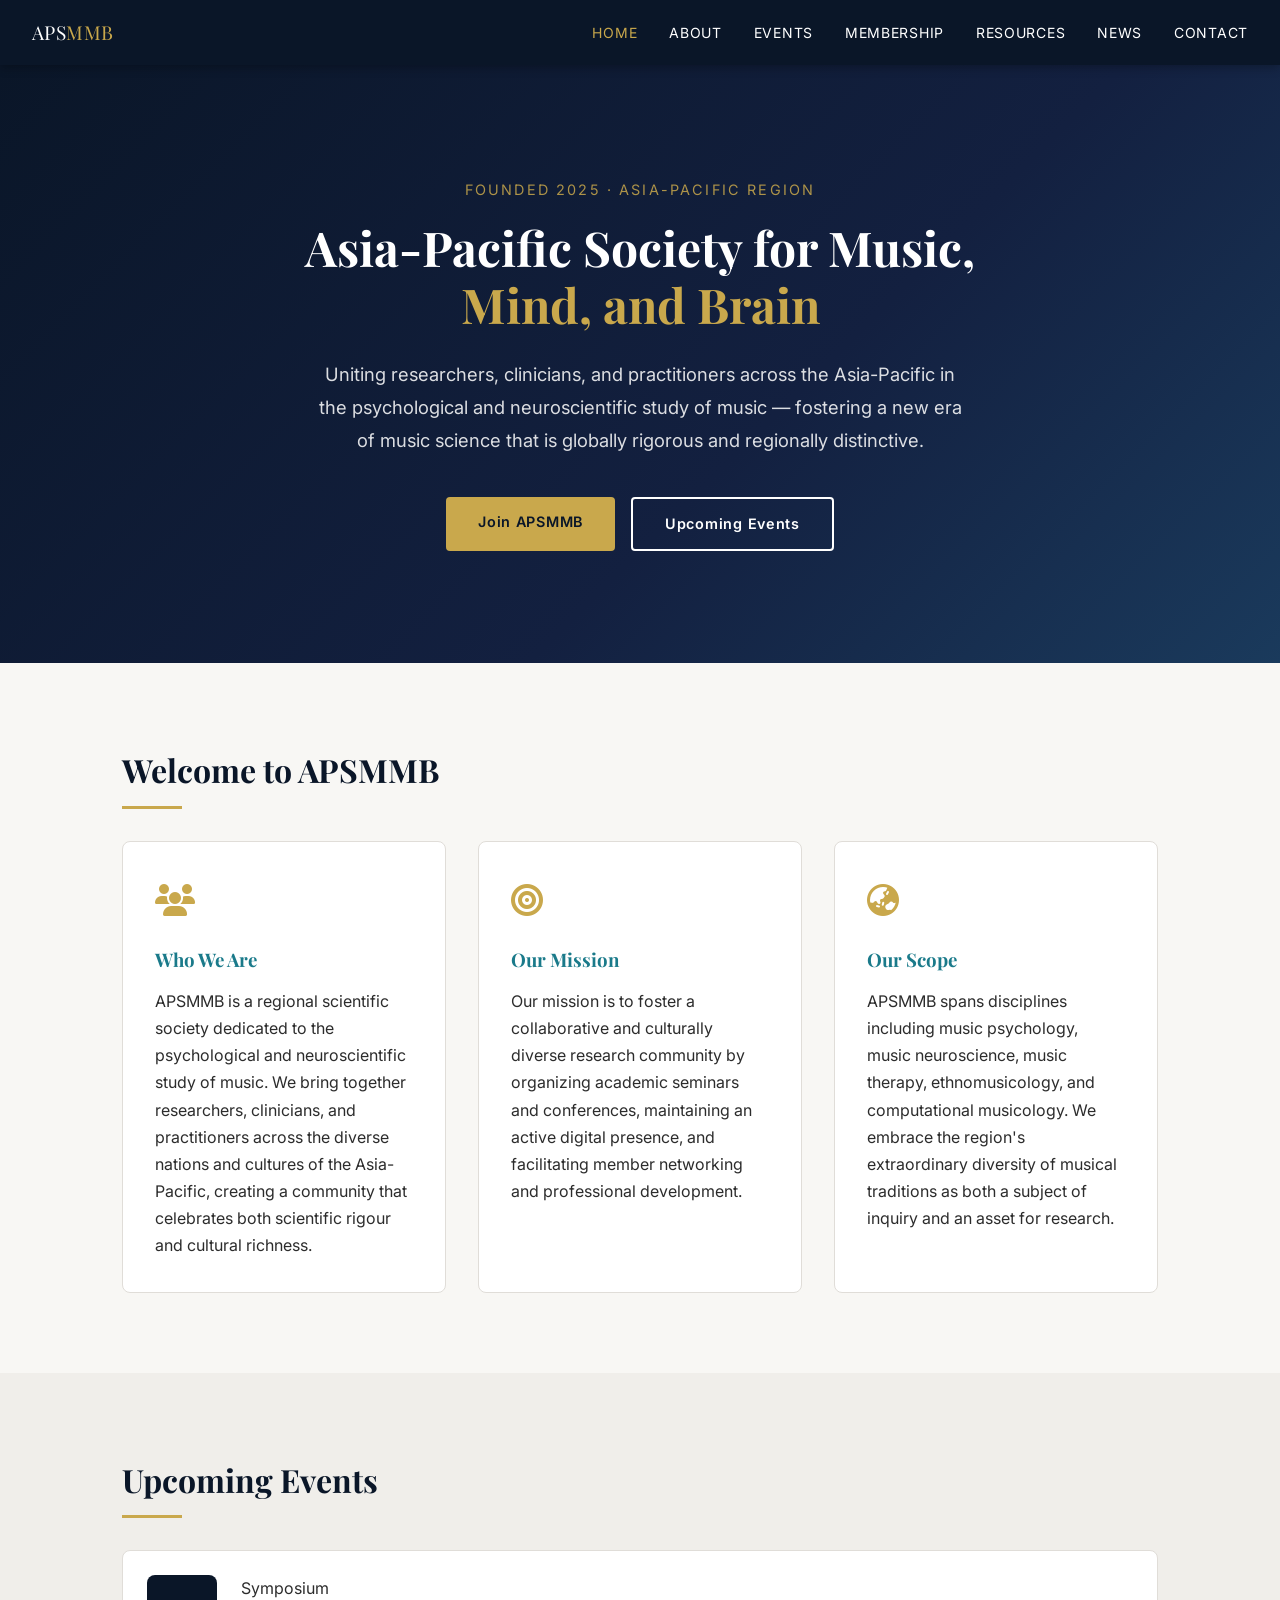
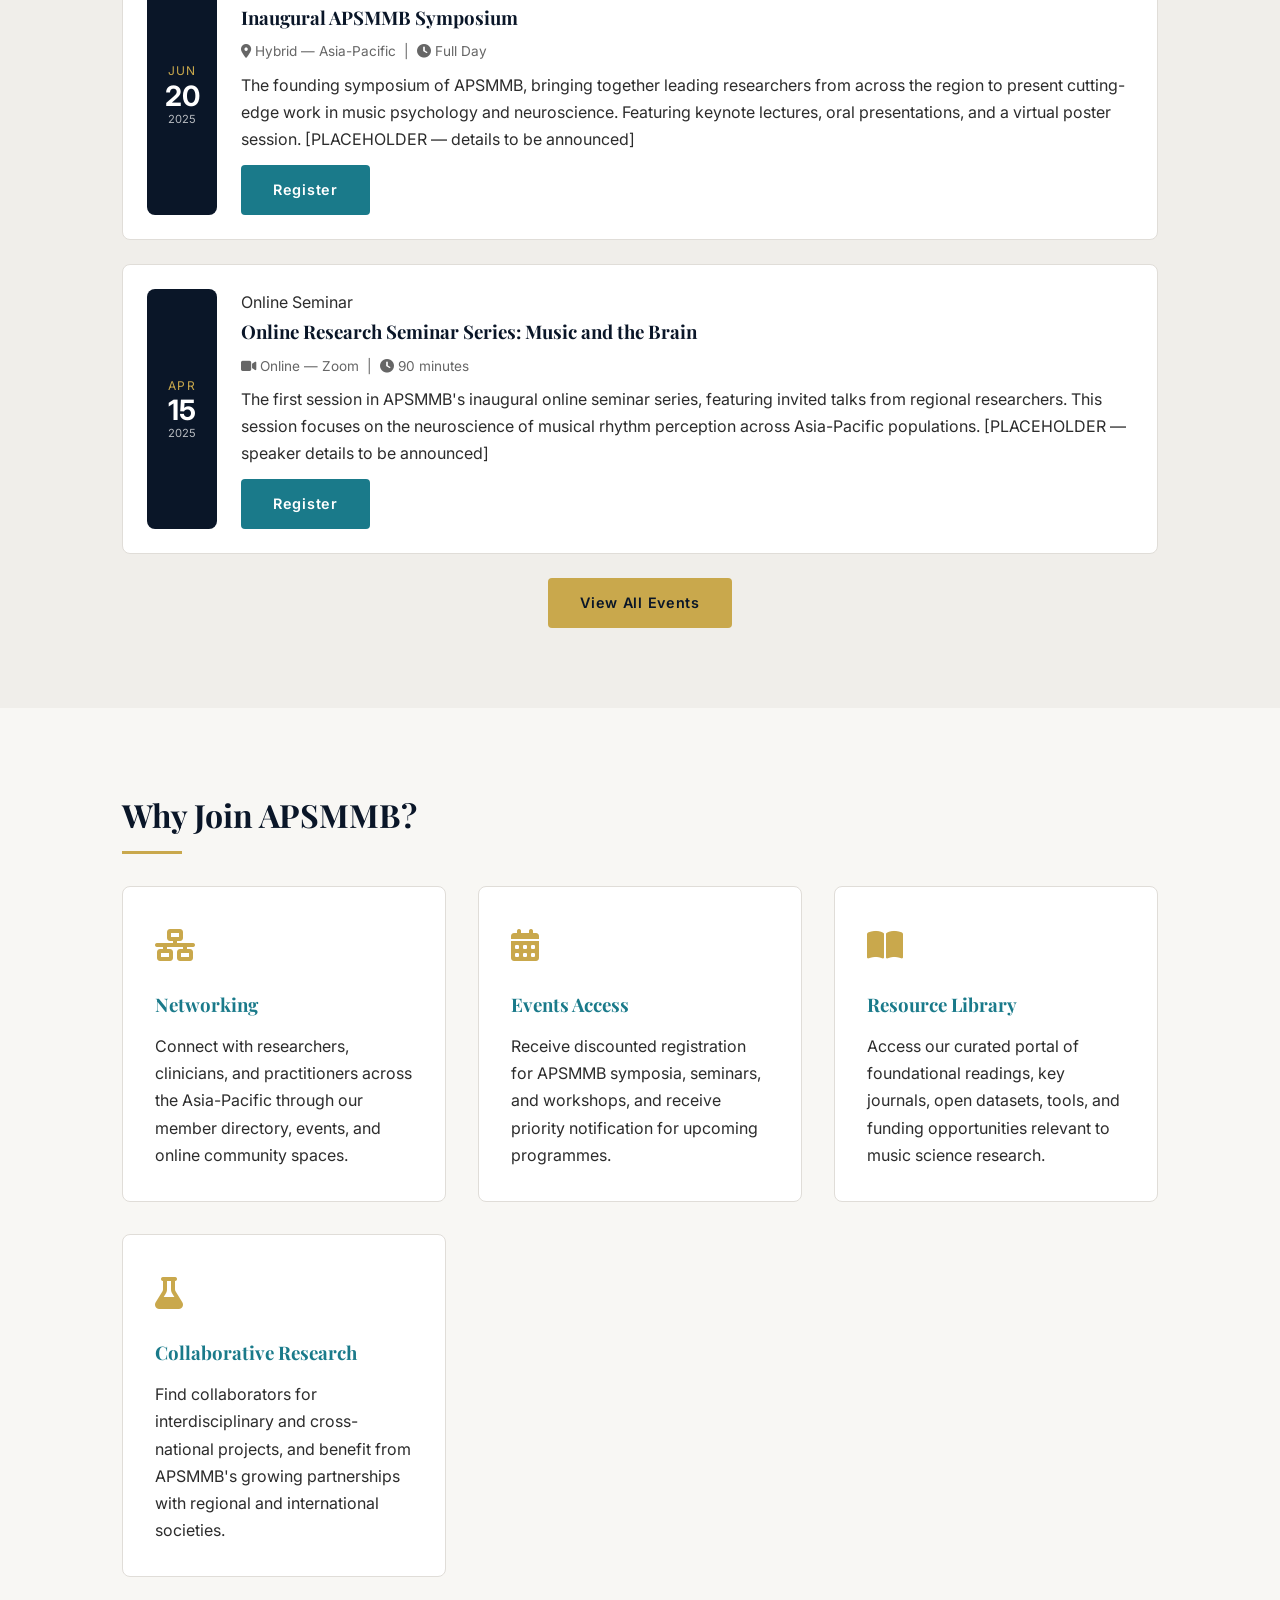
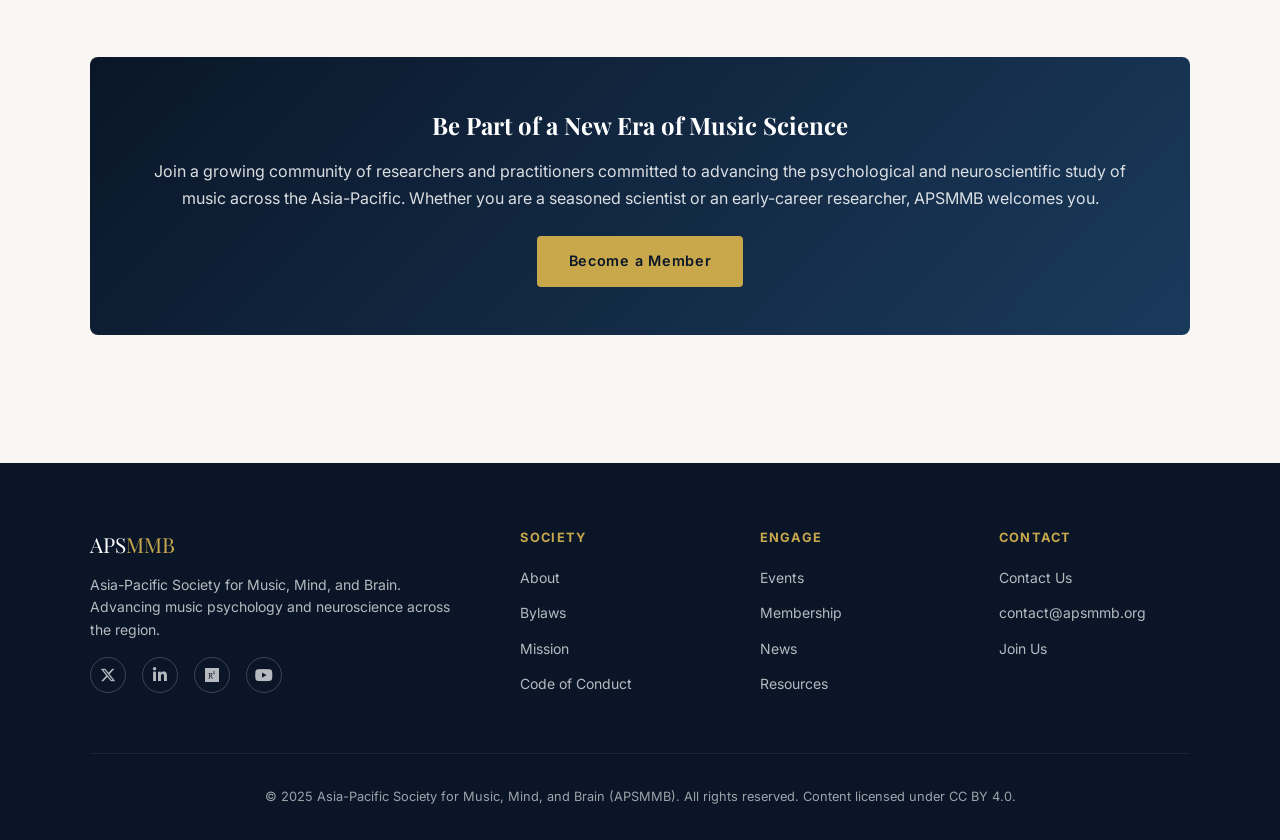
<file: index.html>
<!DOCTYPE html>
<html lang="en">
<head>
  <meta charset="UTF-8">
  <meta name="viewport" content="width=device-width, initial-scale=1.0">
  <meta name="description" content="The Asia-Pacific Society for Music, Mind, and Brain — advancing music psychology and neuroscience research across the Asia-Pacific region.">
  <title>Home | APSMMB</title>
  <link rel="icon" href="images/favicon.ico">
  <link rel="stylesheet" href="css/style.css">
  <link rel="stylesheet" href="https://cdnjs.cloudflare.com/ajax/libs/font-awesome/6.4.0/css/all.min.css">
</head>
<body>

<nav>
  <div class="logo">APS<span>MMB</span></div>
  <ul>
    <li><a href="index.html">Home</a></li>
    <li><a href="about.html">About</a></li>
    <li><a href="events.html">Events</a></li>
    <li><a href="membership.html">Membership</a></li>
    <li><a href="resources.html">Resources</a></li>
    <li><a href="news.html">News</a></li>
    <li><a href="contact.html">Contact</a></li>
  </ul>
  <button class="hamburger" aria-label="Menu">&#9776;</button>
</nav>

<main>

  <!-- Hero -->
  <section class="hero">
    <p class="subtitle">Founded 2025 &middot; Asia-Pacific Region</p>
    <h1>Asia-Pacific Society for Music, <span>Mind, and Brain</span></h1>
    <p>Uniting researchers, clinicians, and practitioners across the Asia-Pacific in the psychological and neuroscientific study of music — fostering a new era of music science that is globally rigorous and regionally distinctive.</p>
    <div class="hero-buttons">
      <a href="membership.html" class="btn btn-primary">Join APSMMB</a>
      <a href="events.html" class="btn btn-outline">Upcoming Events</a>
    </div>
  </section>

  <!-- About Strip -->
  <section class="section">
    <h2 class="section-title">Welcome to APSMMB</h2>
    <div class="section-title-line"></div>
    <div class="card-grid">
      <article class="card">
        <div class="card-icon"><i class="fas fa-users"></i></div>
        <h3>Who We Are</h3>
        <p>APSMMB is a regional scientific society dedicated to the psychological and neuroscientific study of music. We bring together researchers, clinicians, and practitioners across the diverse nations and cultures of the Asia-Pacific, creating a community that celebrates both scientific rigour and cultural richness.</p>
      </article>
      <article class="card">
        <div class="card-icon"><i class="fas fa-bullseye"></i></div>
        <h3>Our Mission</h3>
        <p>Our mission is to foster a collaborative and culturally diverse research community by organizing academic seminars and conferences, maintaining an active digital presence, and facilitating member networking and professional development.</p>
      </article>
      <article class="card">
        <div class="card-icon"><i class="fas fa-globe-asia"></i></div>
        <h3>Our Scope</h3>
        <p>APSMMB spans disciplines including music psychology, music neuroscience, music therapy, ethnomusicology, and computational musicology. We embrace the region's extraordinary diversity of musical traditions as both a subject of inquiry and an asset for research.</p>
      </article>
    </div>
  </section>

  <!-- Upcoming Events -->
  <div class="section-alt">
    <section class="section">
      <h2 class="section-title">Upcoming Events</h2>
      <div class="section-title-line"></div>

      <div class="event-card" data-type="symposia">
        <div class="event-date-badge">
          <span class="month">Jun</span>
          <span class="day">20</span>
          <span style="font-size:0.7rem; opacity:0.7;">2025</span>
        </div>
        <div class="event-info">
          <span class="card-tag">Symposium</span>
          <h3>Inaugural APSMMB Symposium</h3>
          <p class="event-meta"><i class="fas fa-map-marker-alt"></i> Hybrid &mdash; Asia-Pacific &nbsp;|&nbsp; <i class="fas fa-clock"></i> Full Day</p>
          <p>The founding symposium of APSMMB, bringing together leading researchers from across the region to present cutting-edge work in music psychology and neuroscience. Featuring keynote lectures, oral presentations, and a virtual poster session. [PLACEHOLDER — details to be announced]</p>
          <a href="events.html" class="btn btn-teal" style="margin-top:0.75rem; display:inline-block;">Register</a>
        </div>
      </div>

      <div class="event-card" data-type="seminars">
        <div class="event-date-badge">
          <span class="month">Apr</span>
          <span class="day">15</span>
          <span style="font-size:0.7rem; opacity:0.7;">2025</span>
        </div>
        <div class="event-info">
          <span class="card-tag">Online Seminar</span>
          <h3>Online Research Seminar Series: Music and the Brain</h3>
          <p class="event-meta"><i class="fas fa-video"></i> Online &mdash; Zoom &nbsp;|&nbsp; <i class="fas fa-clock"></i> 90 minutes</p>
          <p>The first session in APSMMB's inaugural online seminar series, featuring invited talks from regional researchers. This session focuses on the neuroscience of musical rhythm perception across Asia-Pacific populations. [PLACEHOLDER — speaker details to be announced]</p>
          <a href="events.html" class="btn btn-teal" style="margin-top:0.75rem; display:inline-block;">Register</a>
        </div>
      </div>

      <div style="text-align:center; margin-top:1rem;">
        <a href="events.html" class="btn btn-primary">View All Events</a>
      </div>
    </section>
  </div>

  <!-- Why Join? -->
  <section class="section">
    <h2 class="section-title">Why Join APSMMB?</h2>
    <div class="section-title-line"></div>
    <div class="card-grid">
      <article class="card">
        <div class="card-icon"><i class="fas fa-network-wired"></i></div>
        <h3>Networking</h3>
        <p>Connect with researchers, clinicians, and practitioners across the Asia-Pacific through our member directory, events, and online community spaces.</p>
      </article>
      <article class="card">
        <div class="card-icon"><i class="fas fa-calendar-alt"></i></div>
        <h3>Events Access</h3>
        <p>Receive discounted registration for APSMMB symposia, seminars, and workshops, and receive priority notification for upcoming programmes.</p>
      </article>
      <article class="card">
        <div class="card-icon"><i class="fas fa-book-open"></i></div>
        <h3>Resource Library</h3>
        <p>Access our curated portal of foundational readings, key journals, open datasets, tools, and funding opportunities relevant to music science research.</p>
      </article>
      <article class="card">
        <div class="card-icon"><i class="fas fa-flask"></i></div>
        <h3>Collaborative Research</h3>
        <p>Find collaborators for interdisciplinary and cross-national projects, and benefit from APSMMB's growing partnerships with regional and international societies.</p>
      </article>
    </div>
  </section>

  <!-- CTA -->
  <div style="padding: 0 2rem 4rem;">
    <div class="cta-box" style="max-width:1100px; margin: 0 auto;">
      <h2>Be Part of a New Era of Music Science</h2>
      <p>Join a growing community of researchers and practitioners committed to advancing the psychological and neuroscientific study of music across the Asia-Pacific. Whether you are a seasoned scientist or an early-career researcher, APSMMB welcomes you.</p>
      <a href="membership.html" class="btn btn-primary">Become a Member</a>
    </div>
  </div>

</main>

<footer>
  <div class="footer-grid">
    <div class="footer-brand">
      <div class="logo" style="font-family:'Playfair Display',serif; font-size:1.3rem; color:white;">APS<span style="color:var(--gold)">MMB</span></div>
      <p>Asia-Pacific Society for Music, Mind, and Brain. Advancing music psychology and neuroscience across the region.</p>
      <div class="social-links">
        <a href="#" aria-label="Twitter/X"><i class="fab fa-x-twitter"></i></a>
        <a href="#" aria-label="LinkedIn"><i class="fab fa-linkedin-in"></i></a>
        <a href="#" aria-label="ResearchGate"><i class="fab fa-researchgate"></i></a>
        <a href="#" aria-label="YouTube"><i class="fab fa-youtube"></i></a>
      </div>
    </div>
    <div class="footer-col">
      <h4>Society</h4>
      <ul>
        <li><a href="about.html">About</a></li>
        <li><a href="docs/bylaws.md">Bylaws</a></li>
        <li><a href="docs/mission-statement.md">Mission</a></li>
        <li><a href="CODE_OF_CONDUCT.md">Code of Conduct</a></li>
      </ul>
    </div>
    <div class="footer-col">
      <h4>Engage</h4>
      <ul>
        <li><a href="events.html">Events</a></li>
        <li><a href="membership.html">Membership</a></li>
        <li><a href="news.html">News</a></li>
        <li><a href="resources.html">Resources</a></li>
      </ul>
    </div>
    <div class="footer-col">
      <h4>Contact</h4>
      <ul>
        <li><a href="contact.html">Contact Us</a></li>
        <li><a href="mailto:contact@apsmmb.org">contact@apsmmb.org</a></li>
        <li><a href="membership.html">Join Us</a></li>
      </ul>
    </div>
  </div>
  <div class="footer-bottom">
    <p>&copy; 2025 Asia-Pacific Society for Music, Mind, and Brain (APSMMB). All rights reserved. Content licensed under CC BY 4.0.</p>
  </div>
</footer>
<script src="js/main.js"></script>
</body>
</html>
</file>
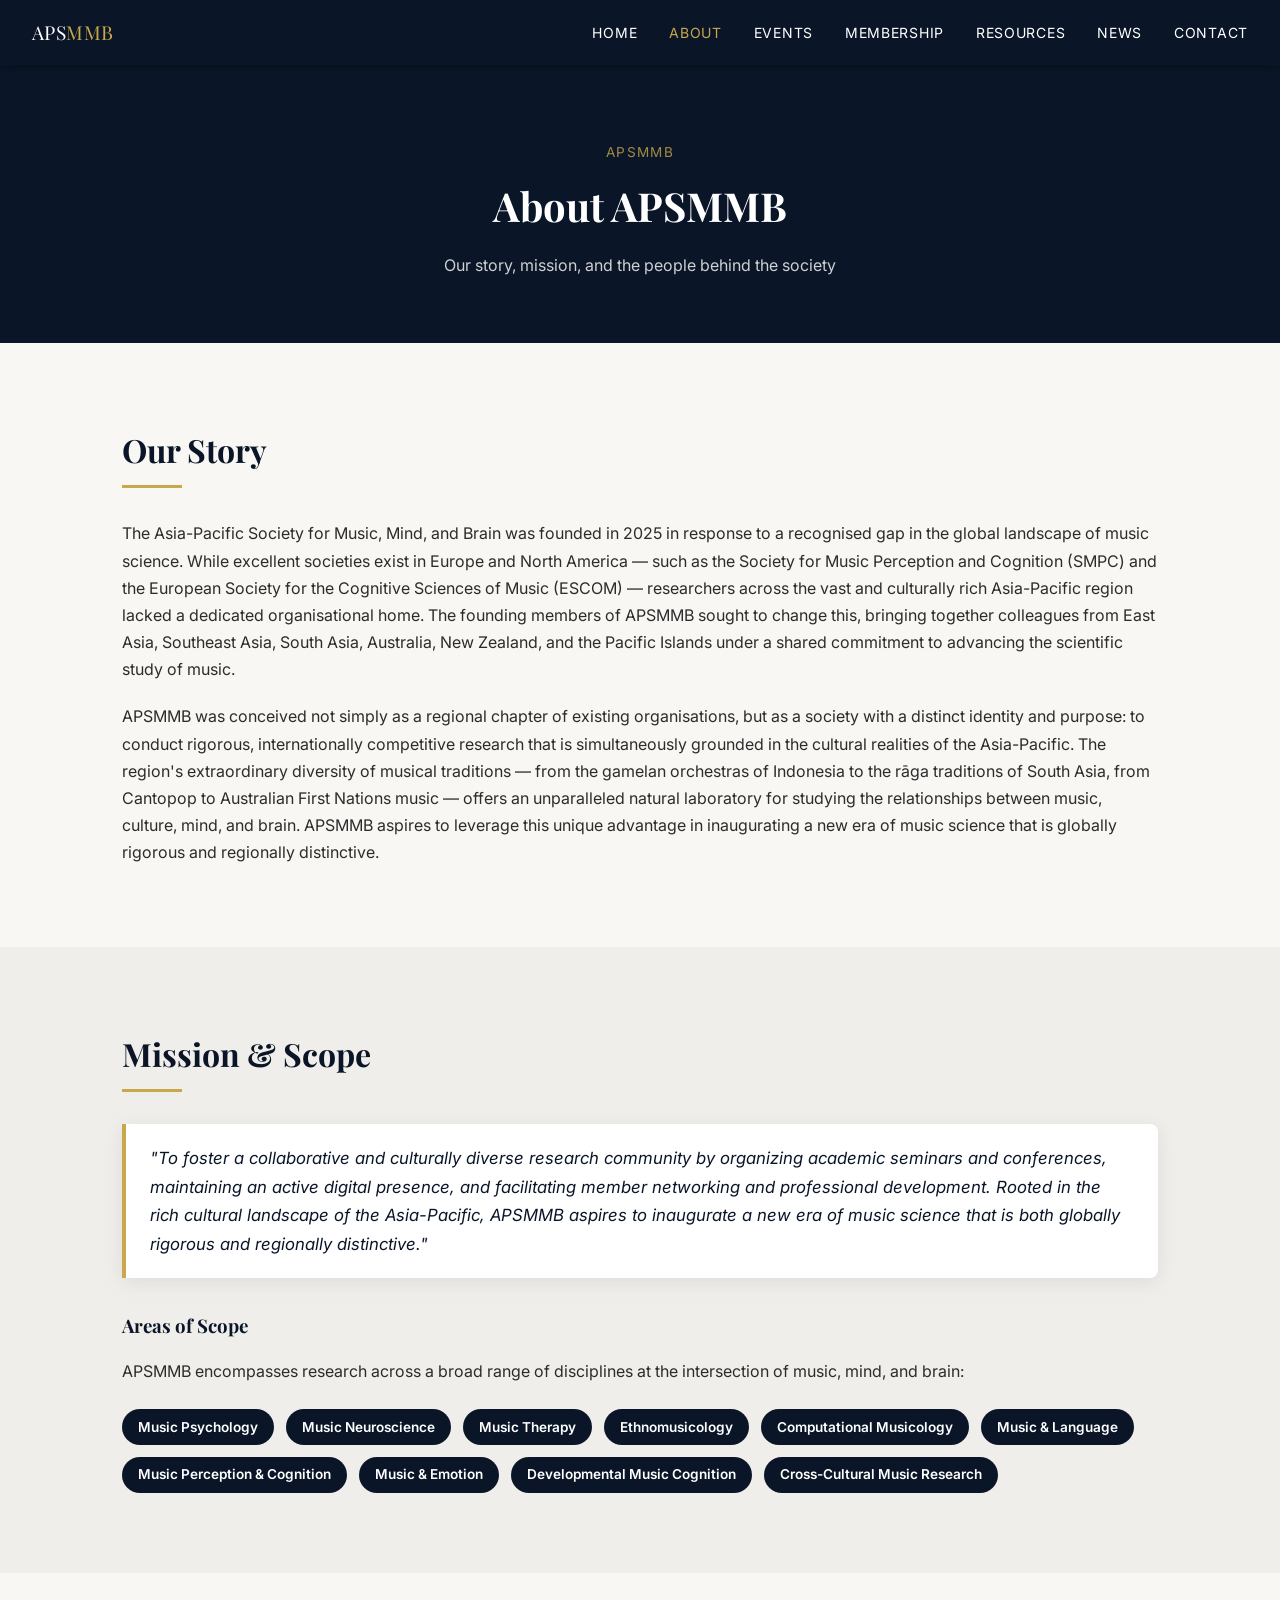
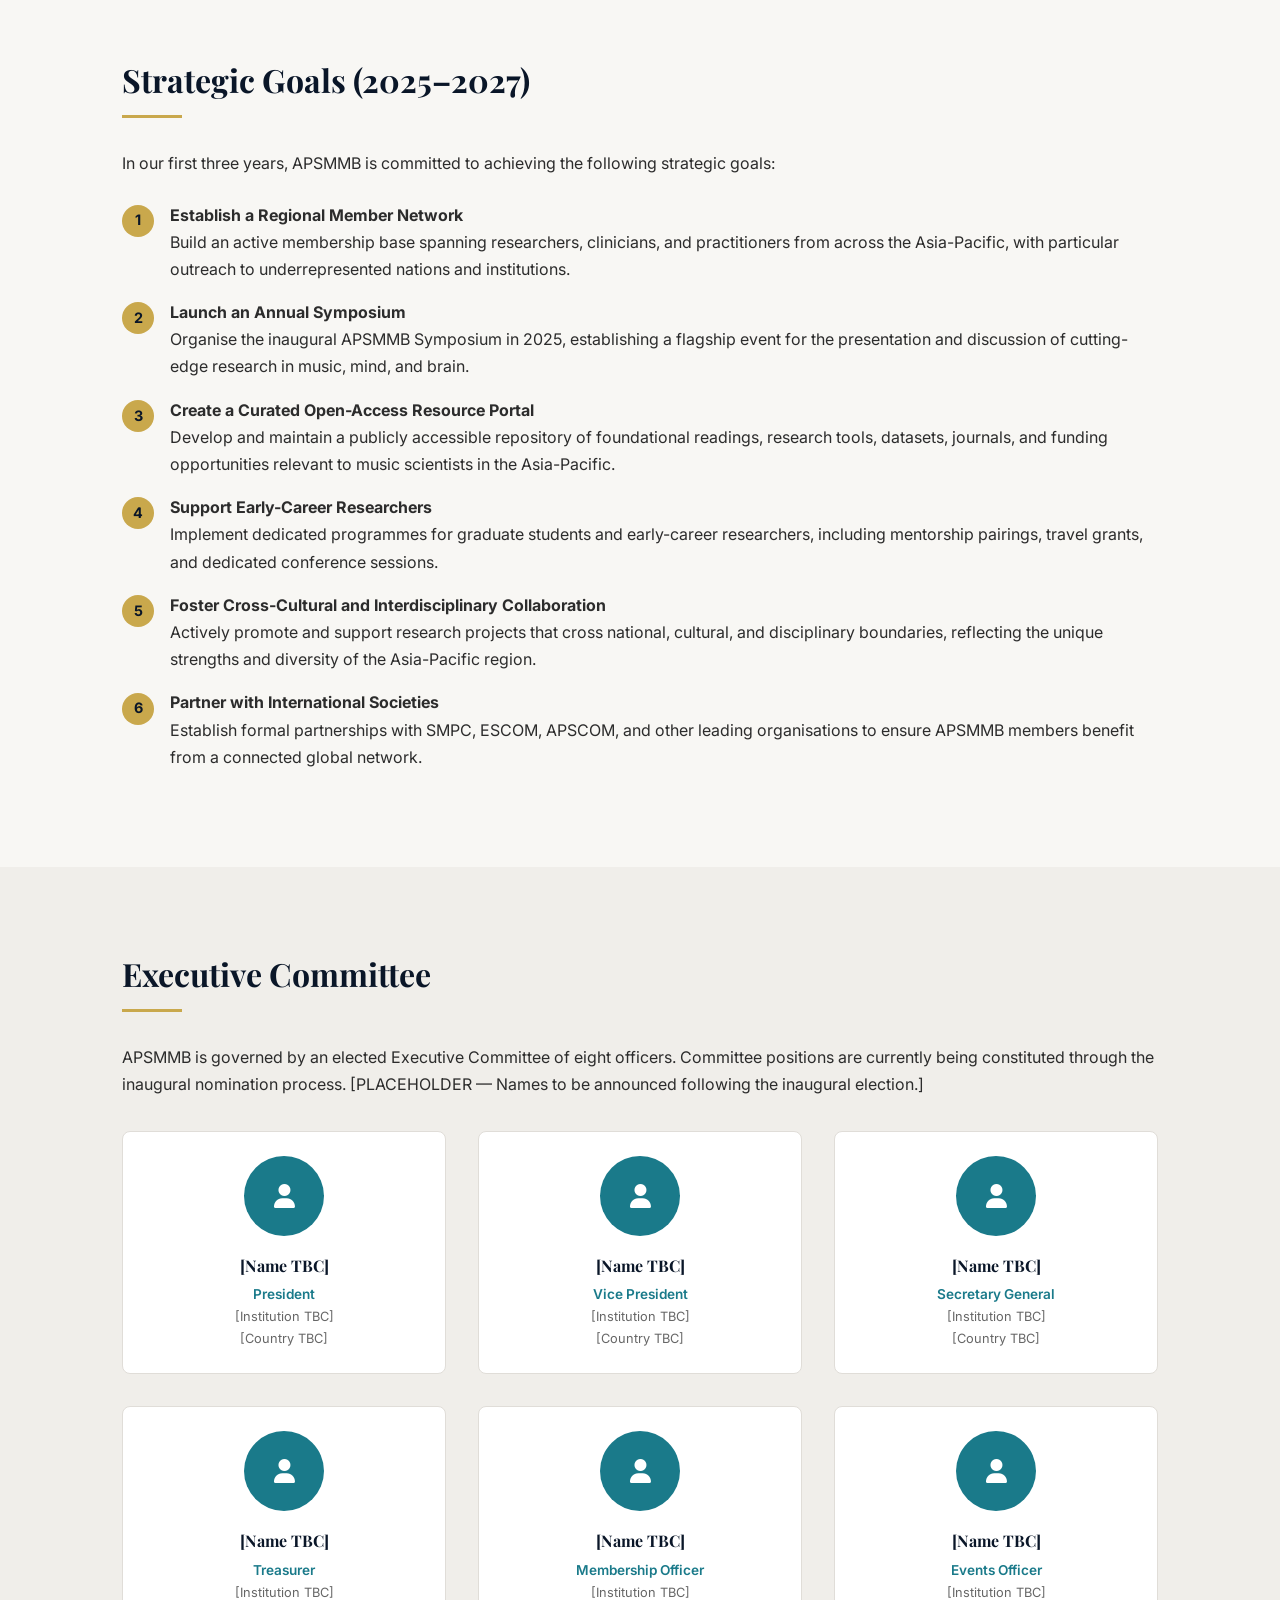
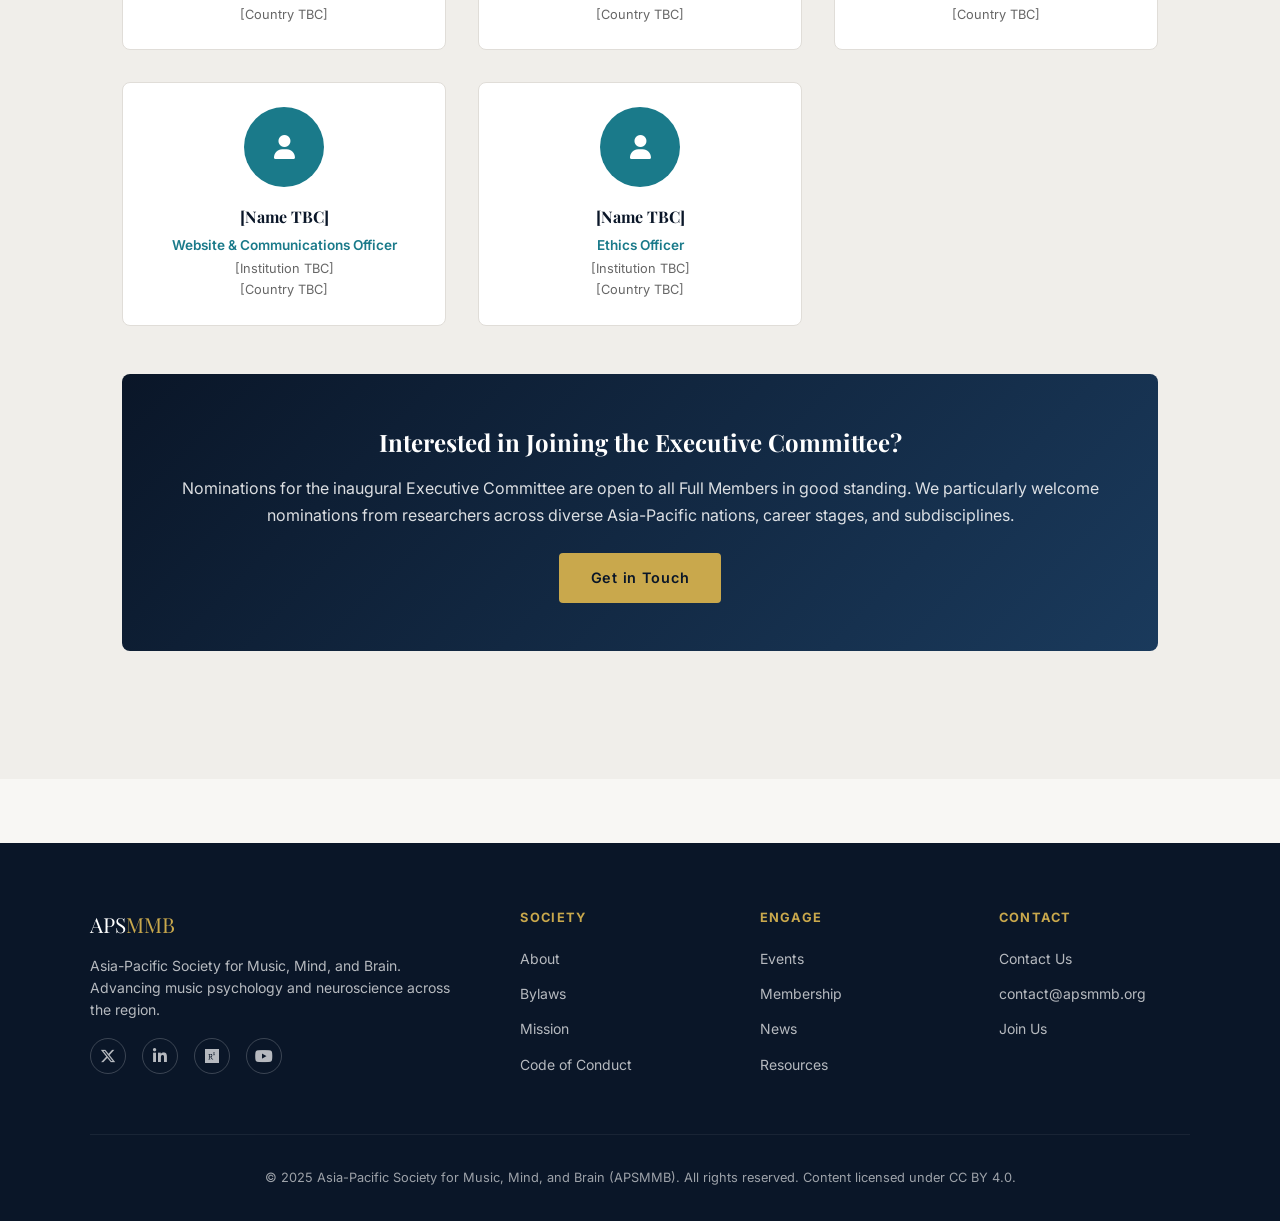
<file: about.html>
<!DOCTYPE html>
<html lang="en">
<head>
  <meta charset="UTF-8">
  <meta name="viewport" content="width=device-width, initial-scale=1.0">
  <meta name="description" content="The Asia-Pacific Society for Music, Mind, and Brain — advancing music psychology and neuroscience research across the Asia-Pacific region.">
  <title>About | APSMMB</title>
  <link rel="icon" href="images/favicon.ico">
  <link rel="stylesheet" href="css/style.css">
  <link rel="stylesheet" href="https://cdnjs.cloudflare.com/ajax/libs/font-awesome/6.4.0/css/all.min.css">
</head>
<body>

<nav>
  <div class="logo">APS<span>MMB</span></div>
  <ul>
    <li><a href="index.html">Home</a></li>
    <li><a href="about.html">About</a></li>
    <li><a href="events.html">Events</a></li>
    <li><a href="membership.html">Membership</a></li>
    <li><a href="resources.html">Resources</a></li>
    <li><a href="news.html">News</a></li>
    <li><a href="contact.html">Contact</a></li>
  </ul>
  <button class="hamburger" aria-label="Menu">&#9776;</button>
</nav>

<main>

  <!-- Page Header -->
  <header class="page-header">
    <p class="breadcrumb">APSMMB</p>
    <h1>About APSMMB</h1>
    <p>Our story, mission, and the people behind the society</p>
  </header>

  <!-- Our Story -->
  <section class="section">
    <h2 class="section-title">Our Story</h2>
    <div class="section-title-line"></div>
    <p>The Asia-Pacific Society for Music, Mind, and Brain was founded in 2025 in response to a recognised gap in the global landscape of music science. While excellent societies exist in Europe and North America — such as the Society for Music Perception and Cognition (SMPC) and the European Society for the Cognitive Sciences of Music (ESCOM) — researchers across the vast and culturally rich Asia-Pacific region lacked a dedicated organisational home. The founding members of APSMMB sought to change this, bringing together colleagues from East Asia, Southeast Asia, South Asia, Australia, New Zealand, and the Pacific Islands under a shared commitment to advancing the scientific study of music.</p>
    <p style="margin-top:1.25rem;">APSMMB was conceived not simply as a regional chapter of existing organisations, but as a society with a distinct identity and purpose: to conduct rigorous, internationally competitive research that is simultaneously grounded in the cultural realities of the Asia-Pacific. The region's extraordinary diversity of musical traditions — from the gamelan orchestras of Indonesia to the rāga traditions of South Asia, from Cantopop to Australian First Nations music — offers an unparalleled natural laboratory for studying the relationships between music, culture, mind, and brain. APSMMB aspires to leverage this unique advantage in inaugurating a new era of music science that is globally rigorous and regionally distinctive.</p>
  </section>

  <!-- Mission & Scope -->
  <div class="section-alt">
    <section class="section">
      <h2 class="section-title">Mission &amp; Scope</h2>
      <div class="section-title-line"></div>

      <blockquote>
        "To foster a collaborative and culturally diverse research community by organizing academic seminars and conferences, maintaining an active digital presence, and facilitating member networking and professional development. Rooted in the rich cultural landscape of the Asia-Pacific, APSMMB aspires to inaugurate a new era of music science that is both globally rigorous and regionally distinctive."
      </blockquote>

      <h3 style="margin-top:2rem; margin-bottom:1rem;">Areas of Scope</h3>
      <p>APSMMB encompasses research across a broad range of disciplines at the intersection of music, mind, and brain:</p>
      <div class="scope-tags">
        <span class="scope-tag">Music Psychology</span>
        <span class="scope-tag">Music Neuroscience</span>
        <span class="scope-tag">Music Therapy</span>
        <span class="scope-tag">Ethnomusicology</span>
        <span class="scope-tag">Computational Musicology</span>
        <span class="scope-tag">Music &amp; Language</span>
        <span class="scope-tag">Music Perception &amp; Cognition</span>
        <span class="scope-tag">Music &amp; Emotion</span>
        <span class="scope-tag">Developmental Music Cognition</span>
        <span class="scope-tag">Cross-Cultural Music Research</span>
      </div>
    </section>
  </div>

  <!-- Strategic Goals -->
  <section class="section">
    <h2 class="section-title">Strategic Goals (2025–2027)</h2>
    <div class="section-title-line"></div>
    <p>In our first three years, APSMMB is committed to achieving the following strategic goals:</p>
    <ol class="goals-list" style="margin-top:1.5rem;">
      <li><div><strong>Establish a Regional Member Network</strong><br>Build an active membership base spanning researchers, clinicians, and practitioners from across the Asia-Pacific, with particular outreach to underrepresented nations and institutions.</div></li>
      <li><div><strong>Launch an Annual Symposium</strong><br>Organise the inaugural APSMMB Symposium in 2025, establishing a flagship event for the presentation and discussion of cutting-edge research in music, mind, and brain.</div></li>
      <li><div><strong>Create a Curated Open-Access Resource Portal</strong><br>Develop and maintain a publicly accessible repository of foundational readings, research tools, datasets, journals, and funding opportunities relevant to music scientists in the Asia-Pacific.</div></li>
      <li><div><strong>Support Early-Career Researchers</strong><br>Implement dedicated programmes for graduate students and early-career researchers, including mentorship pairings, travel grants, and dedicated conference sessions.</div></li>
      <li><div><strong>Foster Cross-Cultural and Interdisciplinary Collaboration</strong><br>Actively promote and support research projects that cross national, cultural, and disciplinary boundaries, reflecting the unique strengths and diversity of the Asia-Pacific region.</div></li>
      <li><div><strong>Partner with International Societies</strong><br>Establish formal partnerships with SMPC, ESCOM, APSCOM, and other leading organisations to ensure APSMMB members benefit from a connected global network.</div></li>
    </ol>
  </section>

  <!-- Executive Committee -->
  <div class="section-alt">
    <section class="section">
      <h2 class="section-title">Executive Committee</h2>
      <div class="section-title-line"></div>
      <p style="margin-bottom:2rem;">APSMMB is governed by an elected Executive Committee of eight officers. Committee positions are currently being constituted through the inaugural nomination process. [PLACEHOLDER — Names to be announced following the inaugural election.]</p>

      <div class="card-grid">
        <article class="profile-card">
          <div class="profile-avatar" aria-label="President avatar">
            <i class="fas fa-user" aria-hidden="true"></i>
          </div>
          <h3>[Name TBC]</h3>
          <p class="role">President</p>
          <p class="institution">[Institution TBC]</p>
          <p class="institution">[Country TBC]</p>
        </article>

        <article class="profile-card">
          <div class="profile-avatar" aria-label="Vice President avatar">
            <i class="fas fa-user" aria-hidden="true"></i>
          </div>
          <h3>[Name TBC]</h3>
          <p class="role">Vice President</p>
          <p class="institution">[Institution TBC]</p>
          <p class="institution">[Country TBC]</p>
        </article>

        <article class="profile-card">
          <div class="profile-avatar" aria-label="Secretary General avatar">
            <i class="fas fa-user" aria-hidden="true"></i>
          </div>
          <h3>[Name TBC]</h3>
          <p class="role">Secretary General</p>
          <p class="institution">[Institution TBC]</p>
          <p class="institution">[Country TBC]</p>
        </article>

        <article class="profile-card">
          <div class="profile-avatar" aria-label="Treasurer avatar">
            <i class="fas fa-user" aria-hidden="true"></i>
          </div>
          <h3>[Name TBC]</h3>
          <p class="role">Treasurer</p>
          <p class="institution">[Institution TBC]</p>
          <p class="institution">[Country TBC]</p>
        </article>

        <article class="profile-card">
          <div class="profile-avatar" aria-label="Membership Officer avatar">
            <i class="fas fa-user" aria-hidden="true"></i>
          </div>
          <h3>[Name TBC]</h3>
          <p class="role">Membership Officer</p>
          <p class="institution">[Institution TBC]</p>
          <p class="institution">[Country TBC]</p>
        </article>

        <article class="profile-card">
          <div class="profile-avatar" aria-label="Events Officer avatar">
            <i class="fas fa-user" aria-hidden="true"></i>
          </div>
          <h3>[Name TBC]</h3>
          <p class="role">Events Officer</p>
          <p class="institution">[Institution TBC]</p>
          <p class="institution">[Country TBC]</p>
        </article>

        <article class="profile-card">
          <div class="profile-avatar" aria-label="Website & Communications Officer avatar">
            <i class="fas fa-user" aria-hidden="true"></i>
          </div>
          <h3>[Name TBC]</h3>
          <p class="role">Website &amp; Communications Officer</p>
          <p class="institution">[Institution TBC]</p>
          <p class="institution">[Country TBC]</p>
        </article>

        <article class="profile-card">
          <div class="profile-avatar" aria-label="Ethics Officer avatar">
            <i class="fas fa-user" aria-hidden="true"></i>
          </div>
          <h3>[Name TBC]</h3>
          <p class="role">Ethics Officer</p>
          <p class="institution">[Institution TBC]</p>
          <p class="institution">[Country TBC]</p>
        </article>
      </div>

      <div class="cta-box" style="margin-top:3rem;">
        <h2>Interested in Joining the Executive Committee?</h2>
        <p>Nominations for the inaugural Executive Committee are open to all Full Members in good standing. We particularly welcome nominations from researchers across diverse Asia-Pacific nations, career stages, and subdisciplines.</p>
        <a href="contact.html" class="btn btn-primary">Get in Touch</a>
      </div>
    </section>
  </div>

</main>

<footer>
  <div class="footer-grid">
    <div class="footer-brand">
      <div class="logo" style="font-family:'Playfair Display',serif; font-size:1.3rem; color:white;">APS<span style="color:var(--gold)">MMB</span></div>
      <p>Asia-Pacific Society for Music, Mind, and Brain. Advancing music psychology and neuroscience across the region.</p>
      <div class="social-links">
        <a href="#" aria-label="Twitter/X"><i class="fab fa-x-twitter"></i></a>
        <a href="#" aria-label="LinkedIn"><i class="fab fa-linkedin-in"></i></a>
        <a href="#" aria-label="ResearchGate"><i class="fab fa-researchgate"></i></a>
        <a href="#" aria-label="YouTube"><i class="fab fa-youtube"></i></a>
      </div>
    </div>
    <div class="footer-col">
      <h4>Society</h4>
      <ul>
        <li><a href="about.html">About</a></li>
        <li><a href="docs/bylaws.md">Bylaws</a></li>
        <li><a href="docs/mission-statement.md">Mission</a></li>
        <li><a href="CODE_OF_CONDUCT.md">Code of Conduct</a></li>
      </ul>
    </div>
    <div class="footer-col">
      <h4>Engage</h4>
      <ul>
        <li><a href="events.html">Events</a></li>
        <li><a href="membership.html">Membership</a></li>
        <li><a href="news.html">News</a></li>
        <li><a href="resources.html">Resources</a></li>
      </ul>
    </div>
    <div class="footer-col">
      <h4>Contact</h4>
      <ul>
        <li><a href="contact.html">Contact Us</a></li>
        <li><a href="mailto:contact@apsmmb.org">contact@apsmmb.org</a></li>
        <li><a href="membership.html">Join Us</a></li>
      </ul>
    </div>
  </div>
  <div class="footer-bottom">
    <p>&copy; 2025 Asia-Pacific Society for Music, Mind, and Brain (APSMMB). All rights reserved. Content licensed under CC BY 4.0.</p>
  </div>
</footer>
<script src="js/main.js"></script>
</body>
</html>
</file>
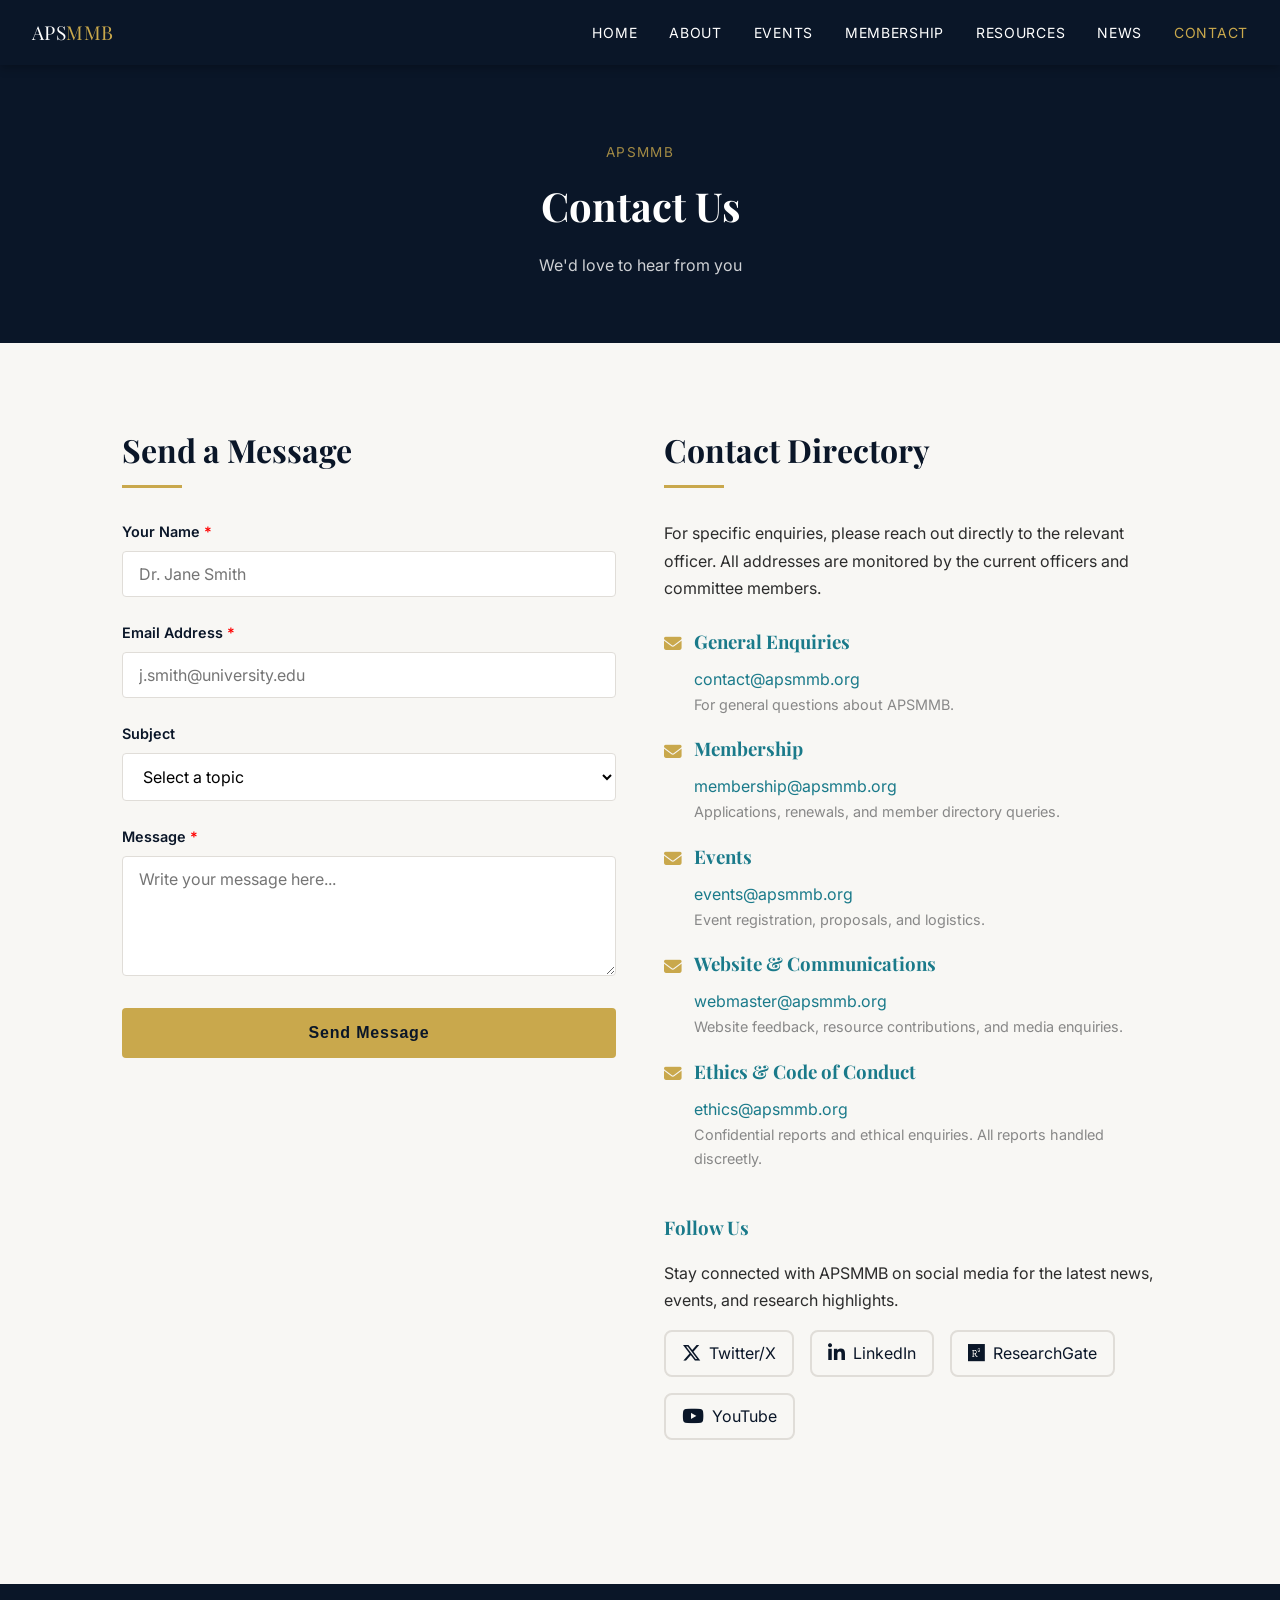
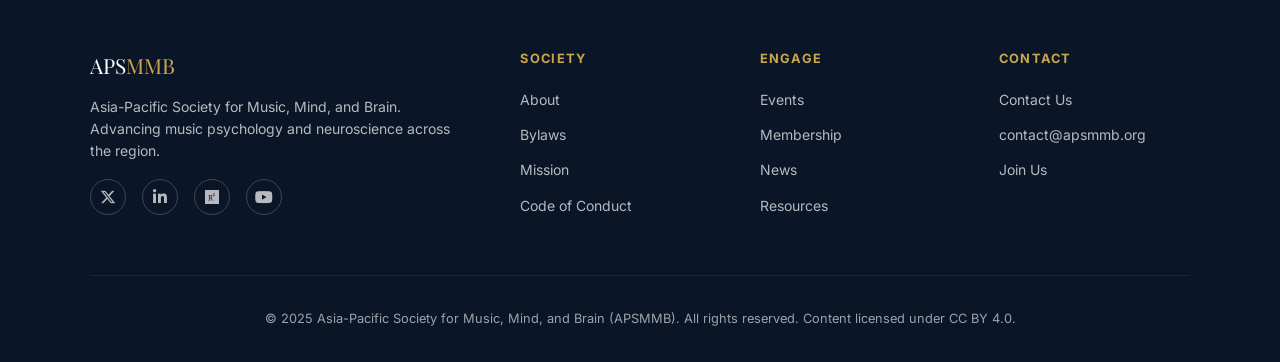
<file: contact.html>
<!DOCTYPE html>
<html lang="en">
<head>
  <meta charset="UTF-8">
  <meta name="viewport" content="width=device-width, initial-scale=1.0">
  <meta name="description" content="The Asia-Pacific Society for Music, Mind, and Brain — advancing music psychology and neuroscience research across the Asia-Pacific region.">
  <title>Contact | APSMMB</title>
  <link rel="icon" href="images/favicon.ico">
  <link rel="stylesheet" href="css/style.css">
  <link rel="stylesheet" href="https://cdnjs.cloudflare.com/ajax/libs/font-awesome/6.4.0/css/all.min.css">
</head>
<body>

<nav>
  <div class="logo">APS<span>MMB</span></div>
  <ul>
    <li><a href="index.html">Home</a></li>
    <li><a href="about.html">About</a></li>
    <li><a href="events.html">Events</a></li>
    <li><a href="membership.html">Membership</a></li>
    <li><a href="resources.html">Resources</a></li>
    <li><a href="news.html">News</a></li>
    <li><a href="contact.html">Contact</a></li>
  </ul>
  <button class="hamburger" aria-label="Menu">&#9776;</button>
</nav>

<main>

  <!-- Page Header -->
  <header class="page-header">
    <p class="breadcrumb">APSMMB</p>
    <h1>Contact Us</h1>
    <p>We'd love to hear from you</p>
  </header>

  <!-- Contact Grid -->
  <section class="section">
    <div class="contact-grid">

      <!-- Contact Form -->
      <div>
        <h2 class="section-title">Send a Message</h2>
        <div class="section-title-line"></div>
        <form id="contact-form" novalidate>
          <div class="form-group">
            <label for="name">Your Name <span style="color:red;">*</span></label>
            <input type="text" id="name" name="name" placeholder="Dr. Jane Smith" required>
          </div>

          <div class="form-group">
            <label for="email">Email Address <span style="color:red;">*</span></label>
            <input type="email" id="email" name="email" placeholder="j.smith@university.edu" required>
          </div>

          <div class="form-group">
            <label for="subject">Subject</label>
            <select id="subject" name="subject">
              <option value="" disabled selected>Select a topic</option>
              <option value="general">General Enquiry</option>
              <option value="membership">Membership</option>
              <option value="events">Events</option>
              <option value="media">Media</option>
              <option value="collaboration">Collaboration</option>
              <option value="other">Other</option>
            </select>
          </div>

          <div class="form-group">
            <label for="message">Message <span style="color:red;">*</span></label>
            <textarea id="message" name="message" placeholder="Write your message here..." required></textarea>
          </div>

          <button type="submit" class="btn btn-primary" style="width:100%; padding:1rem; font-size:1rem;">Send Message</button>
        </form>
      </div>

      <!-- Contact Directory -->
      <div class="contact-info">
        <h2 class="section-title">Contact Directory</h2>
        <div class="section-title-line"></div>
        <p style="margin-bottom:1.5rem;">For specific enquiries, please reach out directly to the relevant officer. All addresses are monitored by the current officers and committee members.</p>

        <div class="contact-item">
          <span class="icon"><i class="fas fa-envelope" aria-hidden="true"></i></span>
          <div>
            <h3>General Enquiries</h3>
            <a href="mailto:contact@apsmmb.org">contact@apsmmb.org</a>
            <p class="text-muted">For general questions about APSMMB.</p>
          </div>
        </div>

        <div class="contact-item">
          <span class="icon"><i class="fas fa-envelope" aria-hidden="true"></i></span>
          <div>
            <h3>Membership</h3>
            <a href="mailto:membership@apsmmb.org">membership@apsmmb.org</a>
            <p class="text-muted">Applications, renewals, and member directory queries.</p>
          </div>
        </div>

        <div class="contact-item">
          <span class="icon"><i class="fas fa-envelope" aria-hidden="true"></i></span>
          <div>
            <h3>Events</h3>
            <a href="mailto:events@apsmmb.org">events@apsmmb.org</a>
            <p class="text-muted">Event registration, proposals, and logistics.</p>
          </div>
        </div>

        <div class="contact-item">
          <span class="icon"><i class="fas fa-envelope" aria-hidden="true"></i></span>
          <div>
            <h3>Website &amp; Communications</h3>
            <a href="mailto:webmaster@apsmmb.org">webmaster@apsmmb.org</a>
            <p class="text-muted">Website feedback, resource contributions, and media enquiries.</p>
          </div>
        </div>

        <div class="contact-item">
          <span class="icon"><i class="fas fa-envelope" aria-hidden="true"></i></span>
          <div>
            <h3>Ethics &amp; Code of Conduct</h3>
            <a href="mailto:ethics@apsmmb.org">ethics@apsmmb.org</a>
            <p class="text-muted">Confidential reports and ethical enquiries. All reports handled discreetly.</p>
          </div>
        </div>

        <!-- Follow Us -->
        <div style="margin-top:2.5rem;">
          <h3 style="color:var(--teal); margin-bottom:1rem;">Follow Us</h3>
          <p style="margin-bottom:1rem;">Stay connected with APSMMB on social media for the latest news, events, and research highlights.</p>
          <div style="display:flex; gap:1rem; flex-wrap:wrap;">
            <a href="#" aria-label="Twitter/X" style="display:flex; align-items:center; gap:0.5rem; font-size:1rem; color:var(--navy); border:2px solid var(--border); border-radius:8px; padding:0.5rem 1rem; transition:all 0.2s;">
              <i class="fab fa-x-twitter" style="font-size:1.2rem;"></i> Twitter/X
            </a>
            <a href="#" aria-label="LinkedIn" style="display:flex; align-items:center; gap:0.5rem; font-size:1rem; color:var(--navy); border:2px solid var(--border); border-radius:8px; padding:0.5rem 1rem; transition:all 0.2s;">
              <i class="fab fa-linkedin-in" style="font-size:1.2rem;"></i> LinkedIn
            </a>
            <a href="#" aria-label="ResearchGate" style="display:flex; align-items:center; gap:0.5rem; font-size:1rem; color:var(--navy); border:2px solid var(--border); border-radius:8px; padding:0.5rem 1rem; transition:all 0.2s;">
              <i class="fab fa-researchgate" style="font-size:1.2rem;"></i> ResearchGate
            </a>
            <a href="#" aria-label="YouTube" style="display:flex; align-items:center; gap:0.5rem; font-size:1rem; color:var(--navy); border:2px solid var(--border); border-radius:8px; padding:0.5rem 1rem; transition:all 0.2s;">
              <i class="fab fa-youtube" style="font-size:1.2rem;"></i> YouTube
            </a>
          </div>
        </div>

      </div>
    </div>
  </section>

</main>

<footer>
  <div class="footer-grid">
    <div class="footer-brand">
      <div class="logo" style="font-family:'Playfair Display',serif; font-size:1.3rem; color:white;">APS<span style="color:var(--gold)">MMB</span></div>
      <p>Asia-Pacific Society for Music, Mind, and Brain. Advancing music psychology and neuroscience across the region.</p>
      <div class="social-links">
        <a href="#" aria-label="Twitter/X"><i class="fab fa-x-twitter"></i></a>
        <a href="#" aria-label="LinkedIn"><i class="fab fa-linkedin-in"></i></a>
        <a href="#" aria-label="ResearchGate"><i class="fab fa-researchgate"></i></a>
        <a href="#" aria-label="YouTube"><i class="fab fa-youtube"></i></a>
      </div>
    </div>
    <div class="footer-col">
      <h4>Society</h4>
      <ul>
        <li><a href="about.html">About</a></li>
        <li><a href="docs/bylaws.md">Bylaws</a></li>
        <li><a href="docs/mission-statement.md">Mission</a></li>
        <li><a href="CODE_OF_CONDUCT.md">Code of Conduct</a></li>
      </ul>
    </div>
    <div class="footer-col">
      <h4>Engage</h4>
      <ul>
        <li><a href="events.html">Events</a></li>
        <li><a href="membership.html">Membership</a></li>
        <li><a href="news.html">News</a></li>
        <li><a href="resources.html">Resources</a></li>
      </ul>
    </div>
    <div class="footer-col">
      <h4>Contact</h4>
      <ul>
        <li><a href="contact.html">Contact Us</a></li>
        <li><a href="mailto:contact@apsmmb.org">contact@apsmmb.org</a></li>
        <li><a href="membership.html">Join Us</a></li>
      </ul>
    </div>
  </div>
  <div class="footer-bottom">
    <p>&copy; 2025 Asia-Pacific Society for Music, Mind, and Brain (APSMMB). All rights reserved. Content licensed under CC BY 4.0.</p>
  </div>
</footer>
<script src="js/main.js"></script>
</body>
</html>
</file>
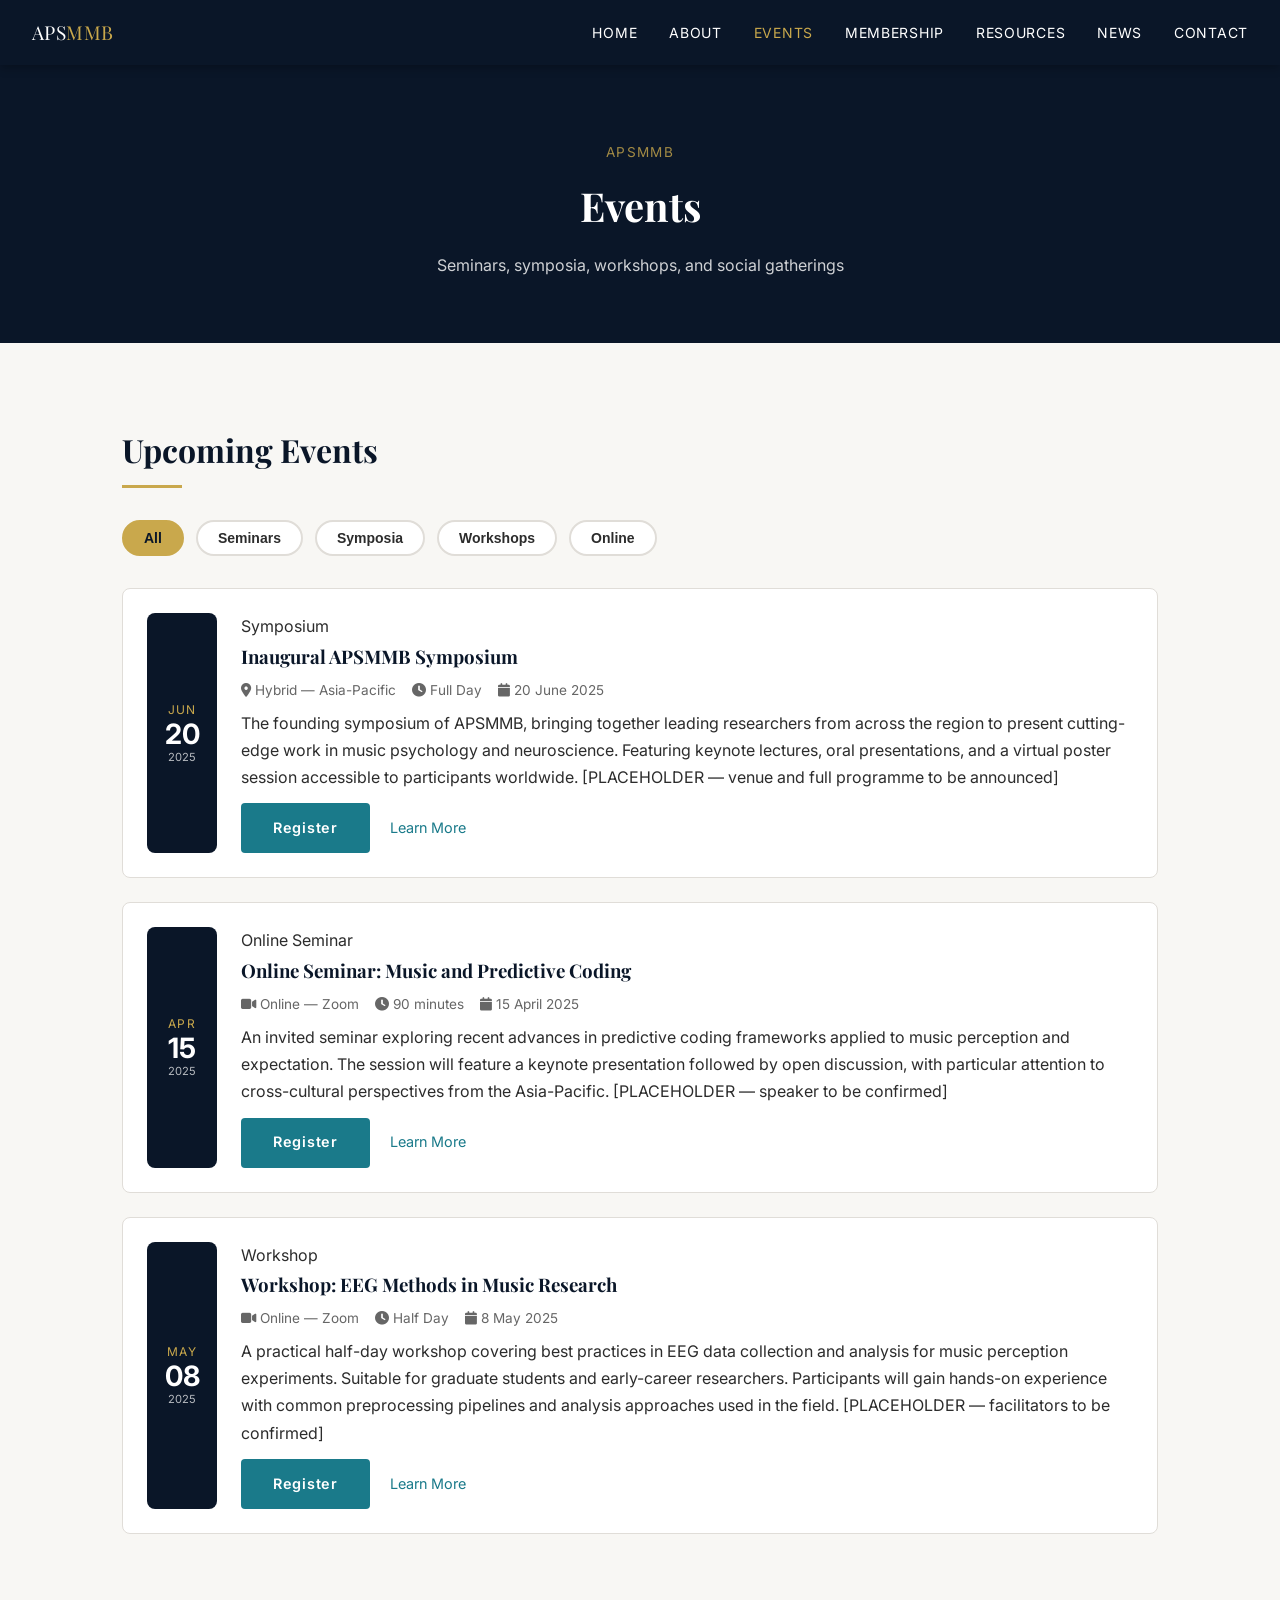
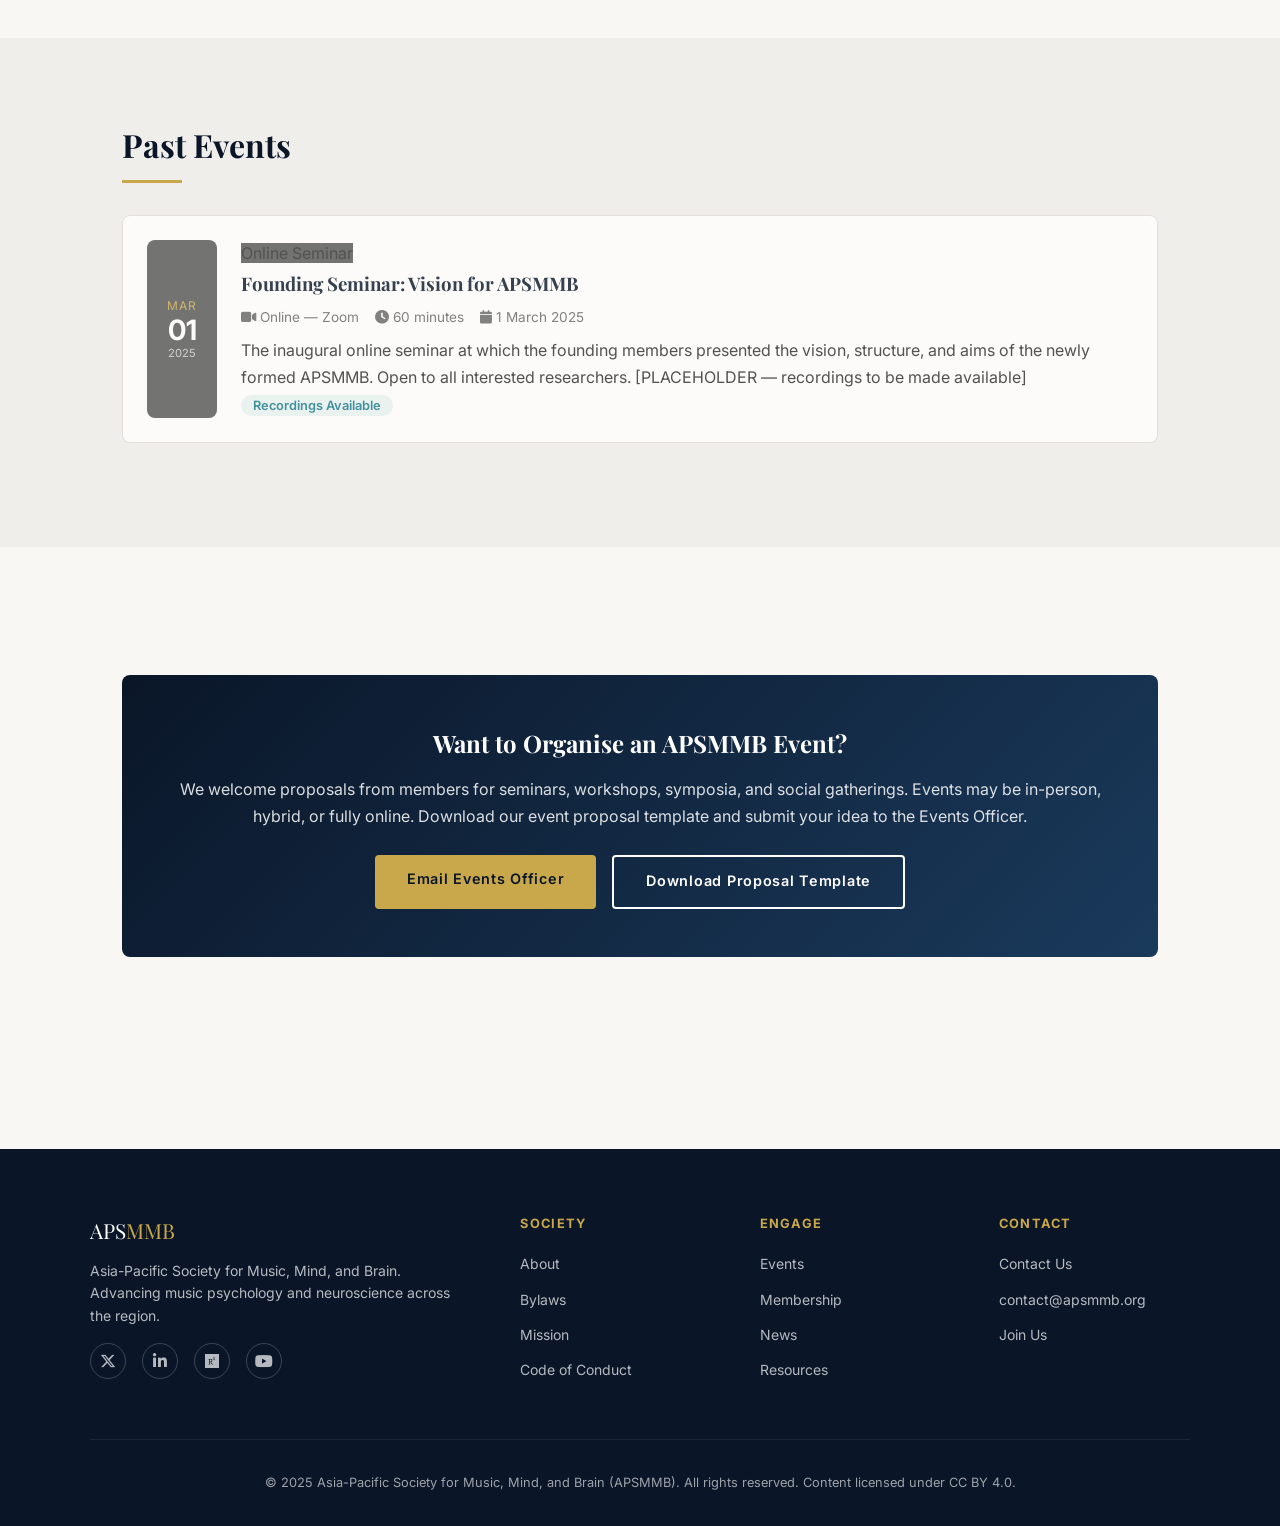
<file: events.html>
<!DOCTYPE html>
<html lang="en">
<head>
  <meta charset="UTF-8">
  <meta name="viewport" content="width=device-width, initial-scale=1.0">
  <meta name="description" content="The Asia-Pacific Society for Music, Mind, and Brain — advancing music psychology and neuroscience research across the Asia-Pacific region.">
  <title>Events | APSMMB</title>
  <link rel="icon" href="images/favicon.ico">
  <link rel="stylesheet" href="css/style.css">
  <link rel="stylesheet" href="https://cdnjs.cloudflare.com/ajax/libs/font-awesome/6.4.0/css/all.min.css">
</head>
<body>

<nav>
  <div class="logo">APS<span>MMB</span></div>
  <ul>
    <li><a href="index.html">Home</a></li>
    <li><a href="about.html">About</a></li>
    <li><a href="events.html">Events</a></li>
    <li><a href="membership.html">Membership</a></li>
    <li><a href="resources.html">Resources</a></li>
    <li><a href="news.html">News</a></li>
    <li><a href="contact.html">Contact</a></li>
  </ul>
  <button class="hamburger" aria-label="Menu">&#9776;</button>
</nav>

<main>

  <!-- Page Header -->
  <header class="page-header">
    <p class="breadcrumb">APSMMB</p>
    <h1>Events</h1>
    <p>Seminars, symposia, workshops, and social gatherings</p>
  </header>

  <!-- Upcoming Events -->
  <section class="section">
    <h2 class="section-title">Upcoming Events</h2>
    <div class="section-title-line"></div>

    <!-- Filter Bar -->
    <div class="filter-bar" role="group" aria-label="Filter events by type">
      <button class="filter-btn active-filter" data-filter="all">All</button>
      <button class="filter-btn" data-filter="seminars">Seminars</button>
      <button class="filter-btn" data-filter="symposia">Symposia</button>
      <button class="filter-btn" data-filter="workshops">Workshops</button>
      <button class="filter-btn" data-filter="online">Online</button>
    </div>

    <!-- Event 1 -->
    <article class="event-card" data-type="symposia">
      <div class="event-date-badge">
        <span class="month">Jun</span>
        <span class="day">20</span>
        <span style="font-size:0.7rem; opacity:0.7;">2025</span>
      </div>
      <div class="event-info">
        <span class="card-tag">Symposium</span>
        <h3>Inaugural APSMMB Symposium</h3>
        <p class="event-meta">
          <i class="fas fa-map-marker-alt"></i> Hybrid &mdash; Asia-Pacific &nbsp;&nbsp;
          <i class="fas fa-clock"></i> Full Day &nbsp;&nbsp;
          <i class="fas fa-calendar"></i> 20 June 2025
        </p>
        <p>The founding symposium of APSMMB, bringing together leading researchers from across the region to present cutting-edge work in music psychology and neuroscience. Featuring keynote lectures, oral presentations, and a virtual poster session accessible to participants worldwide. [PLACEHOLDER — venue and full programme to be announced]</p>
        <a href="#" class="btn btn-teal" style="margin-top:0.75rem; display:inline-block;">Register</a>
        <a href="#" style="margin-left:1rem; font-size:0.9rem;">Learn More</a>
      </div>
    </article>

    <!-- Event 2 -->
    <article class="event-card" data-type="seminars">
      <div class="event-date-badge">
        <span class="month">Apr</span>
        <span class="day">15</span>
        <span style="font-size:0.7rem; opacity:0.7;">2025</span>
      </div>
      <div class="event-info">
        <span class="card-tag">Online Seminar</span>
        <h3>Online Seminar: Music and Predictive Coding</h3>
        <p class="event-meta">
          <i class="fas fa-video"></i> Online &mdash; Zoom &nbsp;&nbsp;
          <i class="fas fa-clock"></i> 90 minutes &nbsp;&nbsp;
          <i class="fas fa-calendar"></i> 15 April 2025
        </p>
        <p>An invited seminar exploring recent advances in predictive coding frameworks applied to music perception and expectation. The session will feature a keynote presentation followed by open discussion, with particular attention to cross-cultural perspectives from the Asia-Pacific. [PLACEHOLDER — speaker to be confirmed]</p>
        <a href="#" class="btn btn-teal" style="margin-top:0.75rem; display:inline-block;">Register</a>
        <a href="#" style="margin-left:1rem; font-size:0.9rem;">Learn More</a>
      </div>
    </article>

    <!-- Event 3 -->
    <article class="event-card" data-type="workshops">
      <div class="event-date-badge">
        <span class="month">May</span>
        <span class="day">08</span>
        <span style="font-size:0.7rem; opacity:0.7;">2025</span>
      </div>
      <div class="event-info">
        <span class="card-tag">Workshop</span>
        <h3>Workshop: EEG Methods in Music Research</h3>
        <p class="event-meta">
          <i class="fas fa-video"></i> Online &mdash; Zoom &nbsp;&nbsp;
          <i class="fas fa-clock"></i> Half Day &nbsp;&nbsp;
          <i class="fas fa-calendar"></i> 8 May 2025
        </p>
        <p>A practical half-day workshop covering best practices in EEG data collection and analysis for music perception experiments. Suitable for graduate students and early-career researchers. Participants will gain hands-on experience with common preprocessing pipelines and analysis approaches used in the field. [PLACEHOLDER — facilitators to be confirmed]</p>
        <a href="#" class="btn btn-teal" style="margin-top:0.75rem; display:inline-block;">Register</a>
        <a href="#" style="margin-left:1rem; font-size:0.9rem;">Learn More</a>
      </div>
    </article>

  </section>

  <!-- Past Events -->
  <div class="section-alt">
    <section class="section">
      <h2 class="section-title">Past Events</h2>
      <div class="section-title-line"></div>

      <article class="event-card" data-type="seminars" style="opacity:0.8;">
        <div class="event-date-badge" style="background-color:#555;">
          <span class="month">Mar</span>
          <span class="day">01</span>
          <span style="font-size:0.7rem; opacity:0.7;">2025</span>
        </div>
        <div class="event-info">
          <span class="card-tag" style="background-color:#555;">Online Seminar</span>
          <h3>Founding Seminar: Vision for APSMMB</h3>
          <p class="event-meta">
            <i class="fas fa-video"></i> Online &mdash; Zoom &nbsp;&nbsp;
            <i class="fas fa-clock"></i> 60 minutes &nbsp;&nbsp;
            <i class="fas fa-calendar"></i> 1 March 2025
          </p>
          <p>The inaugural online seminar at which the founding members presented the vision, structure, and aims of the newly formed APSMMB. Open to all interested researchers. [PLACEHOLDER — recordings to be made available]</p>
          <span style="background-color:#e8f4f0; color:var(--teal); font-size:0.8rem; padding:0.2rem 0.75rem; border-radius:20px; font-weight:600;">Recordings Available</span>
        </div>
      </article>

    </section>
  </div>

  <!-- Submit a Proposal -->
  <section class="section">
    <div class="cta-box">
      <h2>Want to Organise an APSMMB Event?</h2>
      <p>We welcome proposals from members for seminars, workshops, symposia, and social gatherings. Events may be in-person, hybrid, or fully online. Download our event proposal template and submit your idea to the Events Officer.</p>
      <div style="display:flex; gap:1rem; justify-content:center; flex-wrap:wrap;">
        <a href="mailto:events@apsmmb.org" class="btn btn-primary">Email Events Officer</a>
        <a href="docs/meeting-minutes-template.md" class="btn btn-outline">Download Proposal Template</a>
      </div>
    </div>
  </section>

</main>

<footer>
  <div class="footer-grid">
    <div class="footer-brand">
      <div class="logo" style="font-family:'Playfair Display',serif; font-size:1.3rem; color:white;">APS<span style="color:var(--gold)">MMB</span></div>
      <p>Asia-Pacific Society for Music, Mind, and Brain. Advancing music psychology and neuroscience across the region.</p>
      <div class="social-links">
        <a href="#" aria-label="Twitter/X"><i class="fab fa-x-twitter"></i></a>
        <a href="#" aria-label="LinkedIn"><i class="fab fa-linkedin-in"></i></a>
        <a href="#" aria-label="ResearchGate"><i class="fab fa-researchgate"></i></a>
        <a href="#" aria-label="YouTube"><i class="fab fa-youtube"></i></a>
      </div>
    </div>
    <div class="footer-col">
      <h4>Society</h4>
      <ul>
        <li><a href="about.html">About</a></li>
        <li><a href="docs/bylaws.md">Bylaws</a></li>
        <li><a href="docs/mission-statement.md">Mission</a></li>
        <li><a href="CODE_OF_CONDUCT.md">Code of Conduct</a></li>
      </ul>
    </div>
    <div class="footer-col">
      <h4>Engage</h4>
      <ul>
        <li><a href="events.html">Events</a></li>
        <li><a href="membership.html">Membership</a></li>
        <li><a href="news.html">News</a></li>
        <li><a href="resources.html">Resources</a></li>
      </ul>
    </div>
    <div class="footer-col">
      <h4>Contact</h4>
      <ul>
        <li><a href="contact.html">Contact Us</a></li>
        <li><a href="mailto:contact@apsmmb.org">contact@apsmmb.org</a></li>
        <li><a href="membership.html">Join Us</a></li>
      </ul>
    </div>
  </div>
  <div class="footer-bottom">
    <p>&copy; 2025 Asia-Pacific Society for Music, Mind, and Brain (APSMMB). All rights reserved. Content licensed under CC BY 4.0.</p>
  </div>
</footer>
<script src="js/main.js"></script>
</body>
</html>
</file>
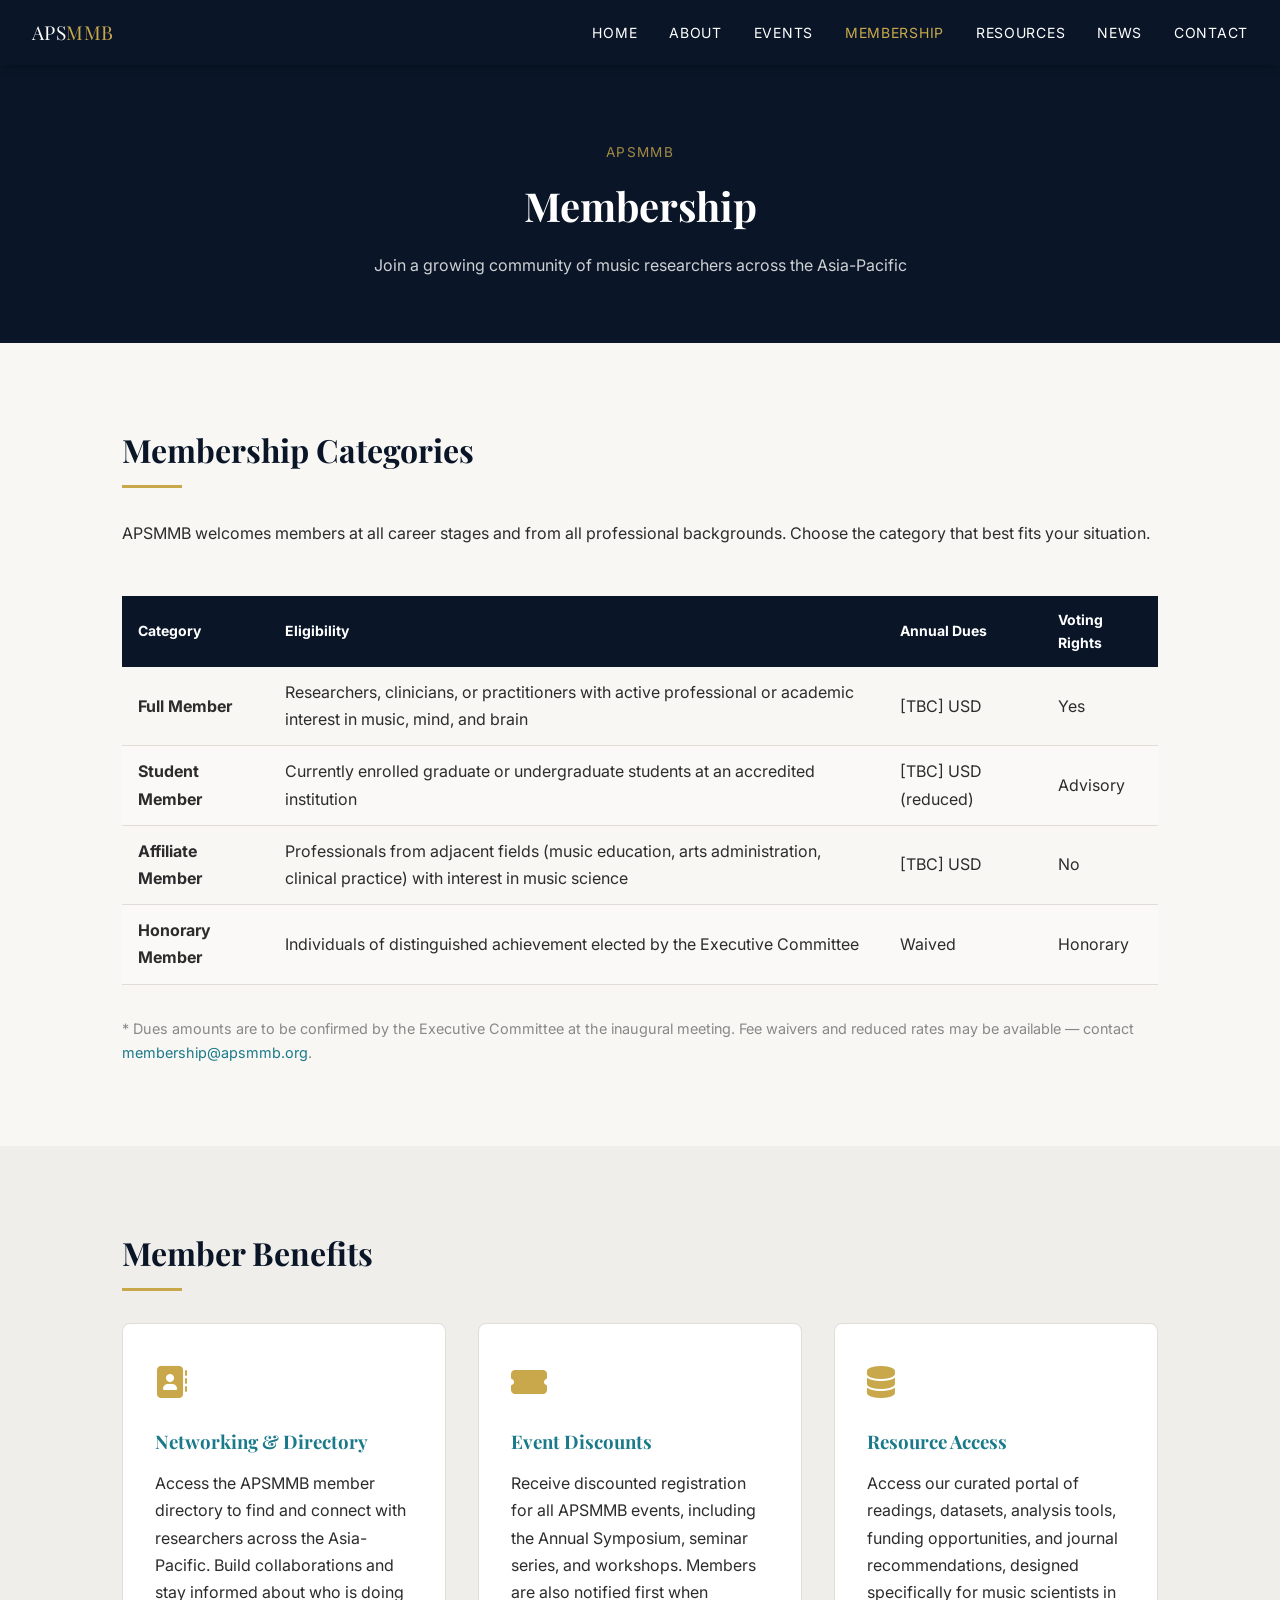
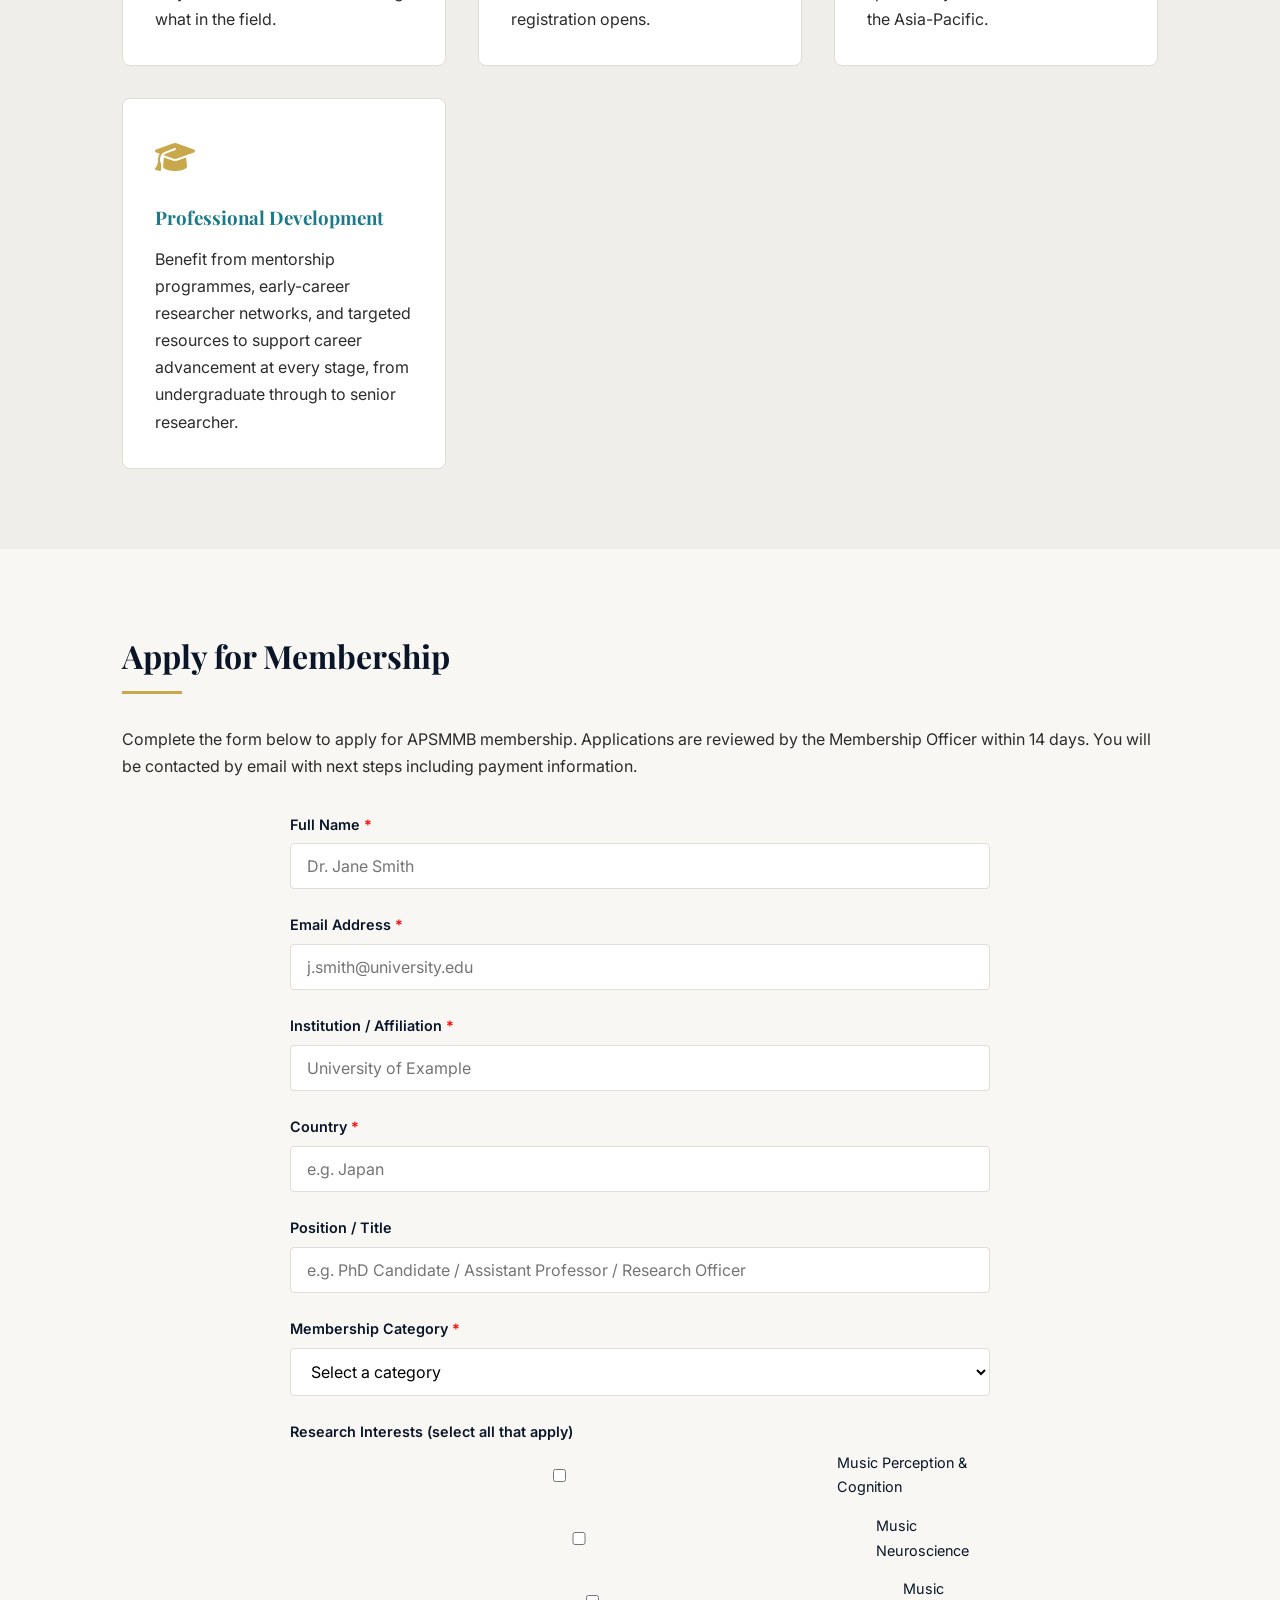
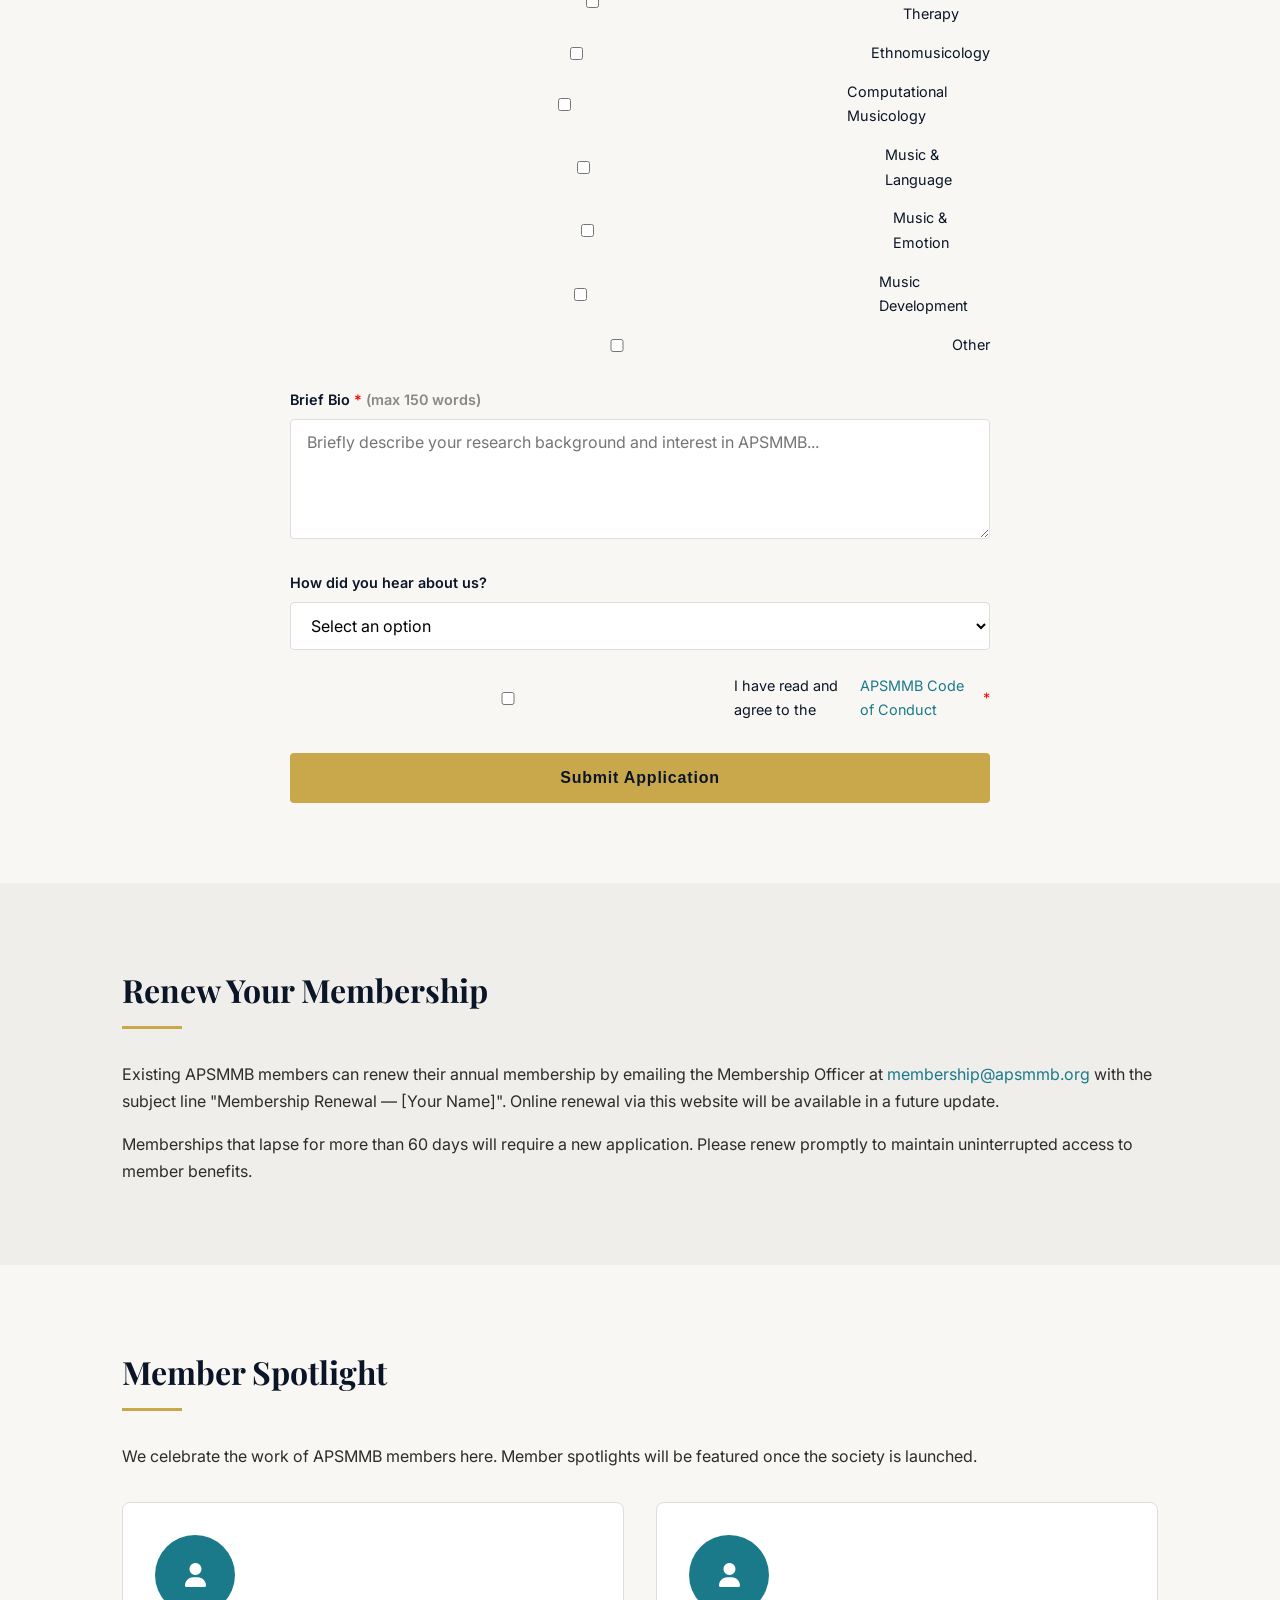
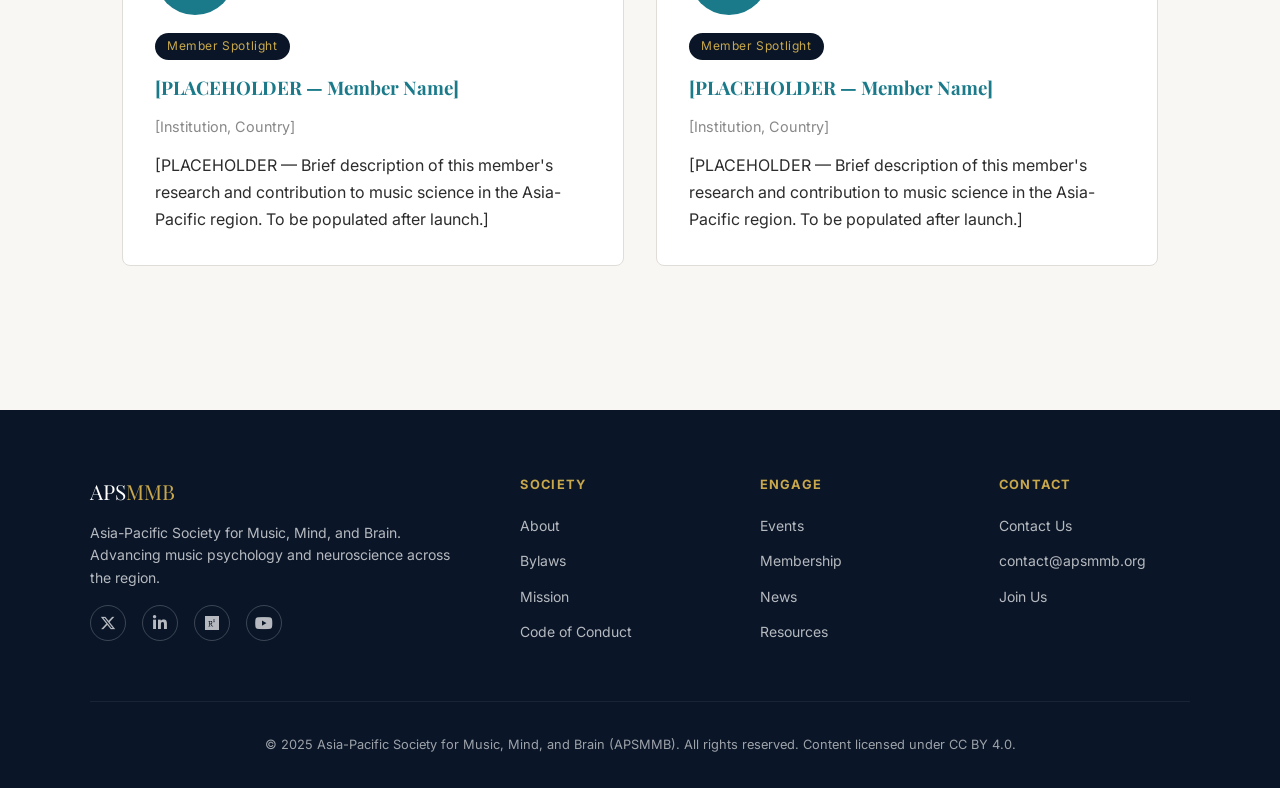
<file: membership.html>
<!DOCTYPE html>
<html lang="en">
<head>
  <meta charset="UTF-8">
  <meta name="viewport" content="width=device-width, initial-scale=1.0">
  <meta name="description" content="The Asia-Pacific Society for Music, Mind, and Brain — advancing music psychology and neuroscience research across the Asia-Pacific region.">
  <title>Membership | APSMMB</title>
  <link rel="icon" href="images/favicon.ico">
  <link rel="stylesheet" href="css/style.css">
  <link rel="stylesheet" href="https://cdnjs.cloudflare.com/ajax/libs/font-awesome/6.4.0/css/all.min.css">
</head>
<body>

<nav>
  <div class="logo">APS<span>MMB</span></div>
  <ul>
    <li><a href="index.html">Home</a></li>
    <li><a href="about.html">About</a></li>
    <li><a href="events.html">Events</a></li>
    <li><a href="membership.html">Membership</a></li>
    <li><a href="resources.html">Resources</a></li>
    <li><a href="news.html">News</a></li>
    <li><a href="contact.html">Contact</a></li>
  </ul>
  <button class="hamburger" aria-label="Menu">&#9776;</button>
</nav>

<main>

  <!-- Page Header -->
  <header class="page-header">
    <p class="breadcrumb">APSMMB</p>
    <h1>Membership</h1>
    <p>Join a growing community of music researchers across the Asia-Pacific</p>
  </header>

  <!-- Membership Categories -->
  <section class="section">
    <h2 class="section-title">Membership Categories</h2>
    <div class="section-title-line"></div>
    <p>APSMMB welcomes members at all career stages and from all professional backgrounds. Choose the category that best fits your situation.</p>

    <div style="overflow-x:auto; margin-top:1.5rem;">
      <table>
        <thead>
          <tr>
            <th>Category</th>
            <th>Eligibility</th>
            <th>Annual Dues</th>
            <th>Voting Rights</th>
          </tr>
        </thead>
        <tbody>
          <tr>
            <td><strong>Full Member</strong></td>
            <td>Researchers, clinicians, or practitioners with active professional or academic interest in music, mind, and brain</td>
            <td>[TBC] USD</td>
            <td>Yes</td>
          </tr>
          <tr>
            <td><strong>Student Member</strong></td>
            <td>Currently enrolled graduate or undergraduate students at an accredited institution</td>
            <td>[TBC] USD (reduced)</td>
            <td>Advisory</td>
          </tr>
          <tr>
            <td><strong>Affiliate Member</strong></td>
            <td>Professionals from adjacent fields (music education, arts administration, clinical practice) with interest in music science</td>
            <td>[TBC] USD</td>
            <td>No</td>
          </tr>
          <tr>
            <td><strong>Honorary Member</strong></td>
            <td>Individuals of distinguished achievement elected by the Executive Committee</td>
            <td>Waived</td>
            <td>Honorary</td>
          </tr>
        </tbody>
      </table>
    </div>
    <p class="text-muted" style="margin-top:0.5rem;">* Dues amounts are to be confirmed by the Executive Committee at the inaugural meeting. Fee waivers and reduced rates may be available — contact <a href="mailto:membership@apsmmb.org">membership@apsmmb.org</a>.</p>
  </section>

  <!-- Benefits -->
  <div class="section-alt">
    <section class="section">
      <h2 class="section-title">Member Benefits</h2>
      <div class="section-title-line"></div>
      <div class="card-grid">
        <article class="card">
          <div class="card-icon"><i class="fas fa-address-book"></i></div>
          <h3>Networking &amp; Directory</h3>
          <p>Access the APSMMB member directory to find and connect with researchers across the Asia-Pacific. Build collaborations and stay informed about who is doing what in the field.</p>
        </article>
        <article class="card">
          <div class="card-icon"><i class="fas fa-ticket-alt"></i></div>
          <h3>Event Discounts</h3>
          <p>Receive discounted registration for all APSMMB events, including the Annual Symposium, seminar series, and workshops. Members are also notified first when registration opens.</p>
        </article>
        <article class="card">
          <div class="card-icon"><i class="fas fa-database"></i></div>
          <h3>Resource Access</h3>
          <p>Access our curated portal of readings, datasets, analysis tools, funding opportunities, and journal recommendations, designed specifically for music scientists in the Asia-Pacific.</p>
        </article>
        <article class="card">
          <div class="card-icon"><i class="fas fa-graduation-cap"></i></div>
          <h3>Professional Development</h3>
          <p>Benefit from mentorship programmes, early-career researcher networks, and targeted resources to support career advancement at every stage, from undergraduate through to senior researcher.</p>
        </article>
      </div>
    </section>
  </div>

  <!-- Application Form -->
  <section class="section">
    <h2 class="section-title">Apply for Membership</h2>
    <div class="section-title-line"></div>
    <p style="margin-bottom:2rem;">Complete the form below to apply for APSMMB membership. Applications are reviewed by the Membership Officer within 14 days. You will be contacted by email with next steps including payment information.</p>

    <div class="form-container">
      <form id="membership-form" novalidate>

        <div class="form-group">
          <label for="full-name">Full Name <span style="color:red;">*</span></label>
          <input type="text" id="full-name" name="full-name" placeholder="Dr. Jane Smith" required>
        </div>

        <div class="form-group">
          <label for="mem-email">Email Address <span style="color:red;">*</span></label>
          <input type="email" id="mem-email" name="email" placeholder="j.smith@university.edu" required>
        </div>

        <div class="form-group">
          <label for="institution">Institution / Affiliation <span style="color:red;">*</span></label>
          <input type="text" id="institution" name="institution" placeholder="University of Example" required>
        </div>

        <div class="form-group">
          <label for="country">Country <span style="color:red;">*</span></label>
          <input type="text" id="country" name="country" placeholder="e.g. Japan" required>
        </div>

        <div class="form-group">
          <label for="position">Position / Title</label>
          <input type="text" id="position" name="position" placeholder="e.g. PhD Candidate / Assistant Professor / Research Officer">
        </div>

        <div class="form-group">
          <label for="mem-category">Membership Category <span style="color:red;">*</span></label>
          <select id="mem-category" name="mem-category" required>
            <option value="" disabled selected>Select a category</option>
            <option value="full">Full Member</option>
            <option value="student">Student Member</option>
            <option value="affiliate">Affiliate Member</option>
          </select>
        </div>

        <div class="form-group">
          <label>Research Interests (select all that apply)</label>
          <div class="checkbox-group">
            <label><input type="checkbox" name="interest" value="perception-cognition"> Music Perception &amp; Cognition</label>
            <label><input type="checkbox" name="interest" value="neuroscience"> Music Neuroscience</label>
            <label><input type="checkbox" name="interest" value="therapy"> Music Therapy</label>
            <label><input type="checkbox" name="interest" value="ethnomusicology"> Ethnomusicology</label>
            <label><input type="checkbox" name="interest" value="computational"> Computational Musicology</label>
            <label><input type="checkbox" name="interest" value="language"> Music &amp; Language</label>
            <label><input type="checkbox" name="interest" value="emotion"> Music &amp; Emotion</label>
            <label><input type="checkbox" name="interest" value="development"> Music Development</label>
            <label><input type="checkbox" name="interest" value="other"> Other</label>
          </div>
        </div>

        <div class="form-group">
          <label for="bio">Brief Bio <span style="color:red;">*</span> <span class="text-muted">(max 150 words)</span></label>
          <textarea id="bio" name="bio" placeholder="Briefly describe your research background and interest in APSMMB..." maxlength="1200" required></textarea>
        </div>

        <div class="form-group">
          <label for="referral">How did you hear about us?</label>
          <select id="referral" name="referral">
            <option value="" disabled selected>Select an option</option>
            <option value="colleague">Colleague</option>
            <option value="conference">Conference</option>
            <option value="social-media">Social Media</option>
            <option value="web-search">Web Search</option>
            <option value="other">Other</option>
          </select>
        </div>

        <div class="form-group">
          <div class="checkbox-group">
            <label>
              <input type="checkbox" id="coc-agree" name="coc-agree" required>
              I have read and agree to the <a href="CODE_OF_CONDUCT.md" target="_blank">APSMMB Code of Conduct</a> <span style="color:red;">*</span>
            </label>
          </div>
        </div>

        <button type="submit" class="btn btn-primary" style="width:100%; padding:1rem; font-size:1rem;">Submit Application</button>
      </form>
    </div>
  </section>

  <!-- Renew -->
  <div class="section-alt">
    <section class="section">
      <h2 class="section-title">Renew Your Membership</h2>
      <div class="section-title-line"></div>
      <p>Existing APSMMB members can renew their annual membership by emailing the Membership Officer at <a href="mailto:membership@apsmmb.org">membership@apsmmb.org</a> with the subject line "Membership Renewal — [Your Name]". Online renewal via this website will be available in a future update.</p>
      <p style="margin-top:1rem;">Memberships that lapse for more than 60 days will require a new application. Please renew promptly to maintain uninterrupted access to member benefits.</p>
    </section>
  </div>

  <!-- Member Spotlight -->
  <section class="section">
    <h2 class="section-title">Member Spotlight</h2>
    <div class="section-title-line"></div>
    <p style="margin-bottom:2rem;">We celebrate the work of APSMMB members here. Member spotlights will be featured once the society is launched.</p>
    <div class="card-grid">
      <article class="card">
        <div class="profile-avatar" style="margin:0 0 1rem;">
          <i class="fas fa-user"></i>
        </div>
        <span class="card-tag">Member Spotlight</span>
        <h3>[PLACEHOLDER — Member Name]</h3>
        <p class="text-muted">[Institution, Country]</p>
        <p style="margin-top:0.75rem;">[PLACEHOLDER — Brief description of this member's research and contribution to music science in the Asia-Pacific region. To be populated after launch.]</p>
      </article>
      <article class="card">
        <div class="profile-avatar" style="margin:0 0 1rem;">
          <i class="fas fa-user"></i>
        </div>
        <span class="card-tag">Member Spotlight</span>
        <h3>[PLACEHOLDER — Member Name]</h3>
        <p class="text-muted">[Institution, Country]</p>
        <p style="margin-top:0.75rem;">[PLACEHOLDER — Brief description of this member's research and contribution to music science in the Asia-Pacific region. To be populated after launch.]</p>
      </article>
    </div>
  </section>

</main>

<footer>
  <div class="footer-grid">
    <div class="footer-brand">
      <div class="logo" style="font-family:'Playfair Display',serif; font-size:1.3rem; color:white;">APS<span style="color:var(--gold)">MMB</span></div>
      <p>Asia-Pacific Society for Music, Mind, and Brain. Advancing music psychology and neuroscience across the region.</p>
      <div class="social-links">
        <a href="#" aria-label="Twitter/X"><i class="fab fa-x-twitter"></i></a>
        <a href="#" aria-label="LinkedIn"><i class="fab fa-linkedin-in"></i></a>
        <a href="#" aria-label="ResearchGate"><i class="fab fa-researchgate"></i></a>
        <a href="#" aria-label="YouTube"><i class="fab fa-youtube"></i></a>
      </div>
    </div>
    <div class="footer-col">
      <h4>Society</h4>
      <ul>
        <li><a href="about.html">About</a></li>
        <li><a href="docs/bylaws.md">Bylaws</a></li>
        <li><a href="docs/mission-statement.md">Mission</a></li>
        <li><a href="CODE_OF_CONDUCT.md">Code of Conduct</a></li>
      </ul>
    </div>
    <div class="footer-col">
      <h4>Engage</h4>
      <ul>
        <li><a href="events.html">Events</a></li>
        <li><a href="membership.html">Membership</a></li>
        <li><a href="news.html">News</a></li>
        <li><a href="resources.html">Resources</a></li>
      </ul>
    </div>
    <div class="footer-col">
      <h4>Contact</h4>
      <ul>
        <li><a href="contact.html">Contact Us</a></li>
        <li><a href="mailto:contact@apsmmb.org">contact@apsmmb.org</a></li>
        <li><a href="membership.html">Join Us</a></li>
      </ul>
    </div>
  </div>
  <div class="footer-bottom">
    <p>&copy; 2025 Asia-Pacific Society for Music, Mind, and Brain (APSMMB). All rights reserved. Content licensed under CC BY 4.0.</p>
  </div>
</footer>
<script src="js/main.js"></script>
</body>
</html>
</file>
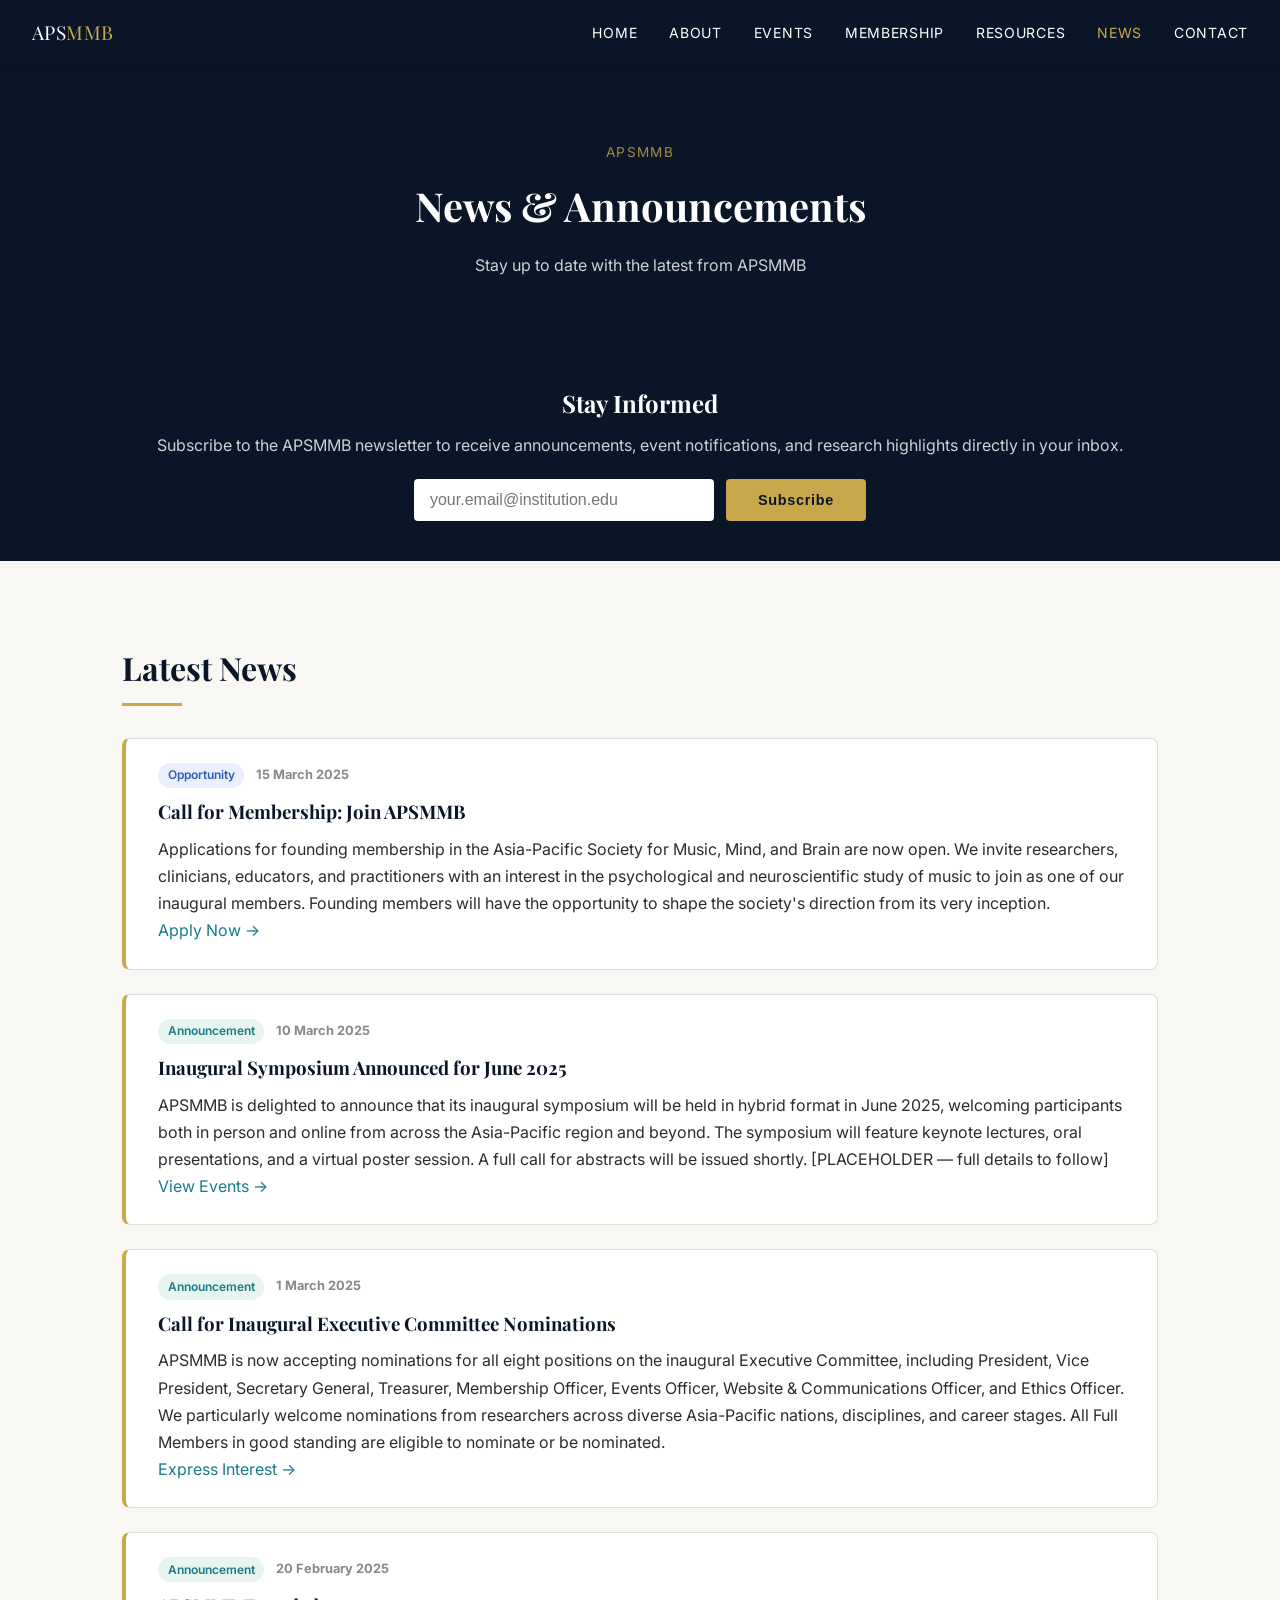
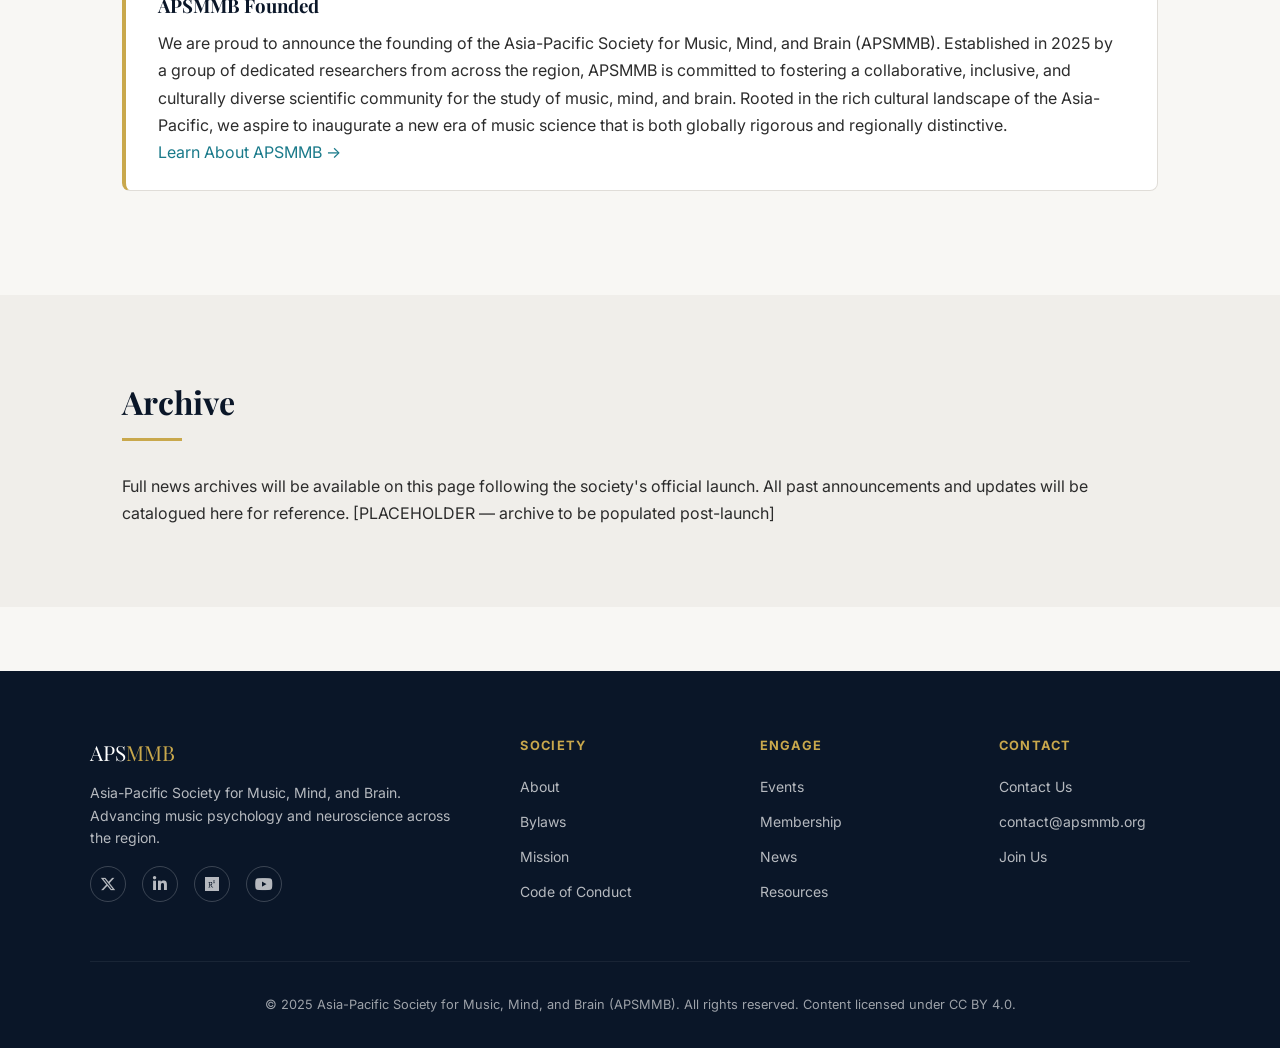
<file: news.html>
<!DOCTYPE html>
<html lang="en">
<head>
  <meta charset="UTF-8">
  <meta name="viewport" content="width=device-width, initial-scale=1.0">
  <meta name="description" content="The Asia-Pacific Society for Music, Mind, and Brain — advancing music psychology and neuroscience research across the Asia-Pacific region.">
  <title>News | APSMMB</title>
  <link rel="icon" href="images/favicon.ico">
  <link rel="stylesheet" href="css/style.css">
  <link rel="stylesheet" href="https://cdnjs.cloudflare.com/ajax/libs/font-awesome/6.4.0/css/all.min.css">
</head>
<body>

<nav>
  <div class="logo">APS<span>MMB</span></div>
  <ul>
    <li><a href="index.html">Home</a></li>
    <li><a href="about.html">About</a></li>
    <li><a href="events.html">Events</a></li>
    <li><a href="membership.html">Membership</a></li>
    <li><a href="resources.html">Resources</a></li>
    <li><a href="news.html">News</a></li>
    <li><a href="contact.html">Contact</a></li>
  </ul>
  <button class="hamburger" aria-label="Menu">&#9776;</button>
</nav>

<main>

  <!-- Page Header -->
  <header class="page-header">
    <p class="breadcrumb">APSMMB</p>
    <h1>News &amp; Announcements</h1>
    <p>Stay up to date with the latest from APSMMB</p>
  </header>

  <!-- Newsletter Signup -->
  <div style="background-color:var(--navy); padding:2.5rem 2rem; text-align:center;">
    <h2 style="color:white; font-size:1.5rem; margin-bottom:0.5rem;">Stay Informed</h2>
    <p style="color:rgba(255,255,255,0.8); margin-bottom:1.25rem;">Subscribe to the APSMMB newsletter to receive announcements, event notifications, and research highlights directly in your inbox.</p>
    <form id="newsletter-form" style="display:flex; gap:0.75rem; justify-content:center; flex-wrap:wrap;" novalidate>
      <input type="email" placeholder="your.email@institution.edu" aria-label="Email address for newsletter" style="padding:0.7rem 1rem; border:none; border-radius:4px; font-size:1rem; width:300px; max-width:100%;">
      <button type="submit" class="btn btn-primary">Subscribe</button>
    </form>
  </div>

  <!-- News Feed -->
  <section class="section">
    <h2 class="section-title">Latest News</h2>
    <div class="section-title-line"></div>

    <!-- News 1 -->
    <article class="news-card">
      <p class="news-meta">
        <span class="news-tag tag-opportunity">Opportunity</span>
        <strong>15 March 2025</strong>
      </p>
      <h3>Call for Membership: Join APSMMB</h3>
      <p>Applications for founding membership in the Asia-Pacific Society for Music, Mind, and Brain are now open. We invite researchers, clinicians, educators, and practitioners with an interest in the psychological and neuroscientific study of music to join as one of our inaugural members. Founding members will have the opportunity to shape the society's direction from its very inception.</p>
      <a href="membership.html">Apply Now &rarr;</a>
    </article>

    <!-- News 2 -->
    <article class="news-card">
      <p class="news-meta">
        <span class="news-tag tag-announcement">Announcement</span>
        <strong>10 March 2025</strong>
      </p>
      <h3>Inaugural Symposium Announced for June 2025</h3>
      <p>APSMMB is delighted to announce that its inaugural symposium will be held in hybrid format in June 2025, welcoming participants both in person and online from across the Asia-Pacific region and beyond. The symposium will feature keynote lectures, oral presentations, and a virtual poster session. A full call for abstracts will be issued shortly. [PLACEHOLDER — full details to follow]</p>
      <a href="events.html">View Events &rarr;</a>
    </article>

    <!-- News 3 -->
    <article class="news-card">
      <p class="news-meta">
        <span class="news-tag tag-announcement">Announcement</span>
        <strong>1 March 2025</strong>
      </p>
      <h3>Call for Inaugural Executive Committee Nominations</h3>
      <p>APSMMB is now accepting nominations for all eight positions on the inaugural Executive Committee, including President, Vice President, Secretary General, Treasurer, Membership Officer, Events Officer, Website &amp; Communications Officer, and Ethics Officer. We particularly welcome nominations from researchers across diverse Asia-Pacific nations, disciplines, and career stages. All Full Members in good standing are eligible to nominate or be nominated.</p>
      <a href="contact.html">Express Interest &rarr;</a>
    </article>

    <!-- News 4 -->
    <article class="news-card">
      <p class="news-meta">
        <span class="news-tag tag-announcement">Announcement</span>
        <strong>20 February 2025</strong>
      </p>
      <h3>APSMMB Founded</h3>
      <p>We are proud to announce the founding of the Asia-Pacific Society for Music, Mind, and Brain (APSMMB). Established in 2025 by a group of dedicated researchers from across the region, APSMMB is committed to fostering a collaborative, inclusive, and culturally diverse scientific community for the study of music, mind, and brain. Rooted in the rich cultural landscape of the Asia-Pacific, we aspire to inaugurate a new era of music science that is both globally rigorous and regionally distinctive.</p>
      <a href="about.html">Learn About APSMMB &rarr;</a>
    </article>

  </section>

  <!-- Archive -->
  <div class="section-alt">
    <section class="section">
      <h2 class="section-title">Archive</h2>
      <div class="section-title-line"></div>
      <p>Full news archives will be available on this page following the society's official launch. All past announcements and updates will be catalogued here for reference. [PLACEHOLDER — archive to be populated post-launch]</p>
    </section>
  </div>

</main>

<footer>
  <div class="footer-grid">
    <div class="footer-brand">
      <div class="logo" style="font-family:'Playfair Display',serif; font-size:1.3rem; color:white;">APS<span style="color:var(--gold)">MMB</span></div>
      <p>Asia-Pacific Society for Music, Mind, and Brain. Advancing music psychology and neuroscience across the region.</p>
      <div class="social-links">
        <a href="#" aria-label="Twitter/X"><i class="fab fa-x-twitter"></i></a>
        <a href="#" aria-label="LinkedIn"><i class="fab fa-linkedin-in"></i></a>
        <a href="#" aria-label="ResearchGate"><i class="fab fa-researchgate"></i></a>
        <a href="#" aria-label="YouTube"><i class="fab fa-youtube"></i></a>
      </div>
    </div>
    <div class="footer-col">
      <h4>Society</h4>
      <ul>
        <li><a href="about.html">About</a></li>
        <li><a href="docs/bylaws.md">Bylaws</a></li>
        <li><a href="docs/mission-statement.md">Mission</a></li>
        <li><a href="CODE_OF_CONDUCT.md">Code of Conduct</a></li>
      </ul>
    </div>
    <div class="footer-col">
      <h4>Engage</h4>
      <ul>
        <li><a href="events.html">Events</a></li>
        <li><a href="membership.html">Membership</a></li>
        <li><a href="news.html">News</a></li>
        <li><a href="resources.html">Resources</a></li>
      </ul>
    </div>
    <div class="footer-col">
      <h4>Contact</h4>
      <ul>
        <li><a href="contact.html">Contact Us</a></li>
        <li><a href="mailto:contact@apsmmb.org">contact@apsmmb.org</a></li>
        <li><a href="membership.html">Join Us</a></li>
      </ul>
    </div>
  </div>
  <div class="footer-bottom">
    <p>&copy; 2025 Asia-Pacific Society for Music, Mind, and Brain (APSMMB). All rights reserved. Content licensed under CC BY 4.0.</p>
  </div>
</footer>
<script src="js/main.js"></script>
</body>
</html>
</file>
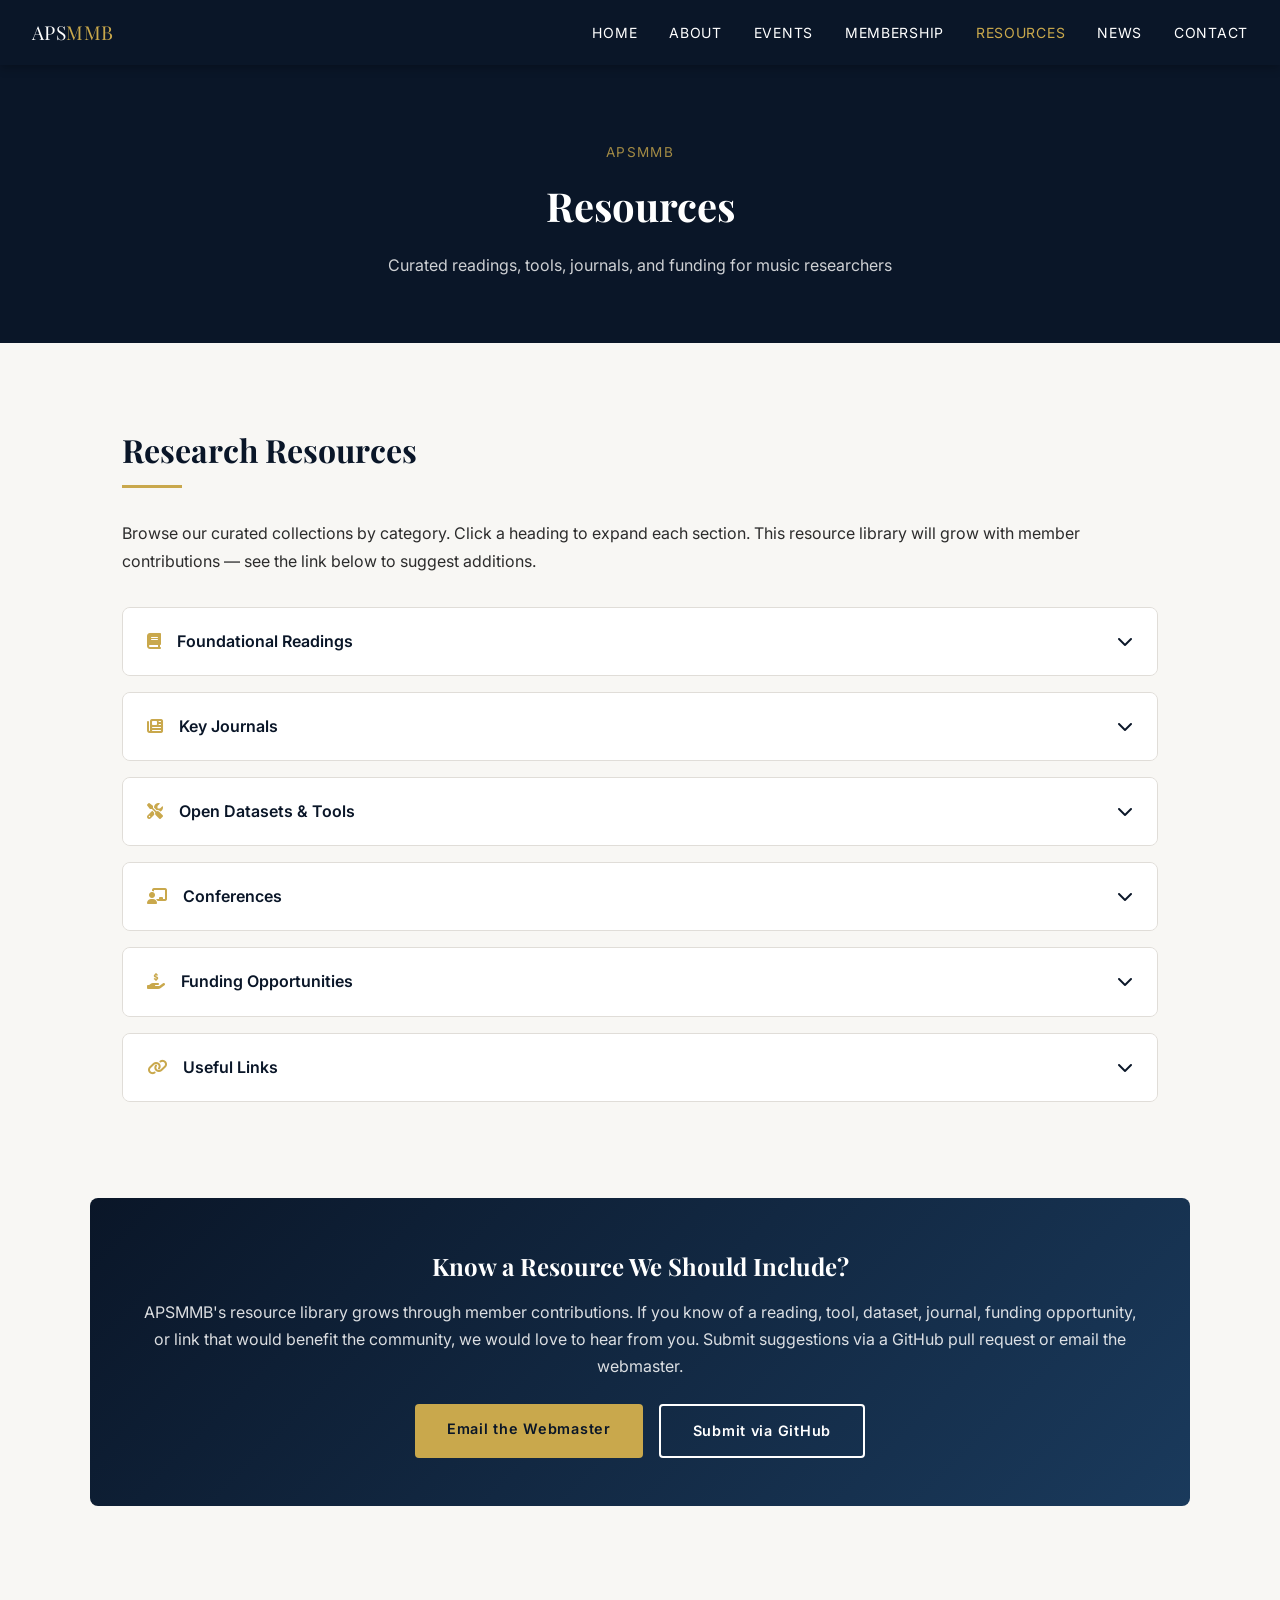
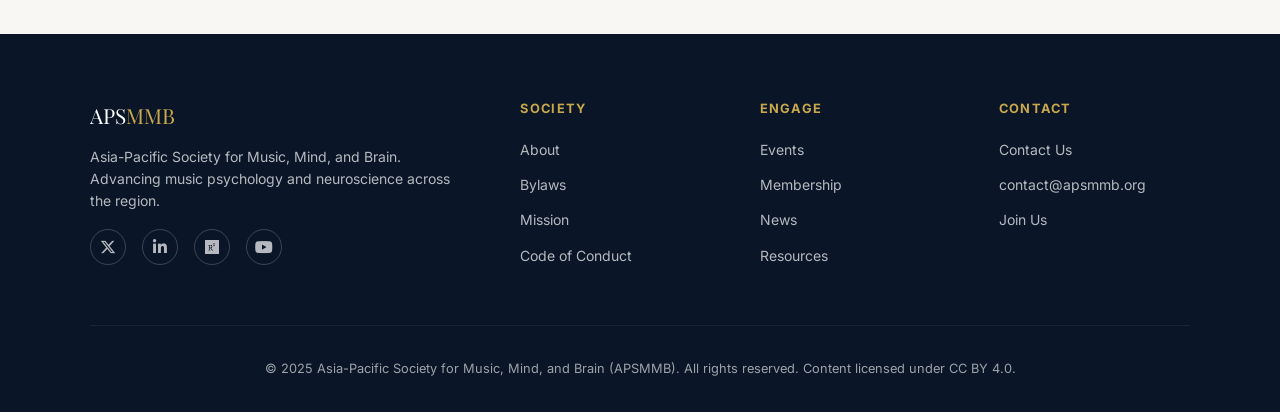
<file: resources.html>
<!DOCTYPE html>
<html lang="en">
<head>
  <meta charset="UTF-8">
  <meta name="viewport" content="width=device-width, initial-scale=1.0">
  <meta name="description" content="The Asia-Pacific Society for Music, Mind, and Brain — advancing music psychology and neuroscience research across the Asia-Pacific region.">
  <title>Resources | APSMMB</title>
  <link rel="icon" href="images/favicon.ico">
  <link rel="stylesheet" href="css/style.css">
  <link rel="stylesheet" href="https://cdnjs.cloudflare.com/ajax/libs/font-awesome/6.4.0/css/all.min.css">
</head>
<body>

<nav>
  <div class="logo">APS<span>MMB</span></div>
  <ul>
    <li><a href="index.html">Home</a></li>
    <li><a href="about.html">About</a></li>
    <li><a href="events.html">Events</a></li>
    <li><a href="membership.html">Membership</a></li>
    <li><a href="resources.html">Resources</a></li>
    <li><a href="news.html">News</a></li>
    <li><a href="contact.html">Contact</a></li>
  </ul>
  <button class="hamburger" aria-label="Menu">&#9776;</button>
</nav>

<main>

  <!-- Page Header -->
  <header class="page-header">
    <p class="breadcrumb">APSMMB</p>
    <h1>Resources</h1>
    <p>Curated readings, tools, journals, and funding for music researchers</p>
  </header>

  <!-- Resources Accordion -->
  <section class="section">
    <h2 class="section-title">Research Resources</h2>
    <div class="section-title-line"></div>
    <p style="margin-bottom:2rem;">Browse our curated collections by category. Click a heading to expand each section. This resource library will grow with member contributions — see the link below to suggest additions.</p>

    <!-- 1. Foundational Readings -->
    <div class="accordion">
      <div class="accordion-header" role="button" aria-expanded="false" tabindex="0">
        <span><i class="fas fa-book" style="margin-right:0.75rem; color:var(--gold);"></i> Foundational Readings</span>
        <span class="accordion-icon"><i class="fas fa-chevron-down"></i></span>
      </div>
      <div class="accordion-body">
        <p style="margin-bottom:1rem;">Key texts for researchers entering or deepening their work in music psychology and neuroscience:</p>
        <ul>
          <li><strong>Peretz, I., &amp; Coltheart, M. (2003).</strong> Modularity of music processing. <em>Nature Neuroscience, 6</em>(7), 688–691. — A foundational paper on the modular organisation of music perception in the brain.</li>
          <li><strong>Huron, D. (2006).</strong> <em>Sweet Anticipation: Music and the Psychology of Expectation.</em> MIT Press. — Comprehensive theory of musical expectation grounded in evolutionary psychology.</li>
          <li><strong>Zatorre, R. J., &amp; Salimpoor, V. N. (2013).</strong> From perception to pleasure: Music and its neural substrates. <em>Science, 340</em>(6129), 1231–1235. — Overview of the neuroscience of musical reward and emotion.</li>
          <li><strong>Levitin, D. J. (2006).</strong> <em>This Is Your Brain on Music.</em> Dutton. — An accessible introduction to the cognitive neuroscience of music for broad audiences.</li>
          <li><strong>Deutsch, D. (Ed.). (2013).</strong> <em>The Psychology of Music</em> (3rd ed.). Academic Press. — Comprehensive handbook covering major topics in music psychology.</li>
        </ul>
      </div>
    </div>

    <!-- 2. Key Journals -->
    <div class="accordion">
      <div class="accordion-header" role="button" aria-expanded="false" tabindex="0">
        <span><i class="fas fa-newspaper" style="margin-right:0.75rem; color:var(--gold);"></i> Key Journals</span>
        <span class="accordion-icon"><i class="fas fa-chevron-down"></i></span>
      </div>
      <div class="accordion-body">
        <ul>
          <li><strong>Music Perception</strong> (University of California Press) — Leading peer-reviewed journal covering all aspects of music psychology and neuroscience.</li>
          <li><strong>Psychomusicology: Music, Mind, and Brain</strong> (APA) — Publishes research on the psychological and neural foundations of music.</li>
          <li><strong>Frontiers in Psychology: Auditory Cognitive Neuroscience</strong> (Frontiers Media) — Open-access journal covering auditory and music cognition.</li>
          <li><strong>Annals of the New York Academy of Sciences</strong> — Regularly features thematic volumes on music and the brain, including the Neurosciences and Music series.</li>
          <li><strong>Journal of New Music Research</strong> (Taylor &amp; Francis) — Interdisciplinary journal spanning musicology, music technology, and music cognition.</li>
        </ul>
      </div>
    </div>

    <!-- 3. Open Datasets & Tools -->
    <div class="accordion">
      <div class="accordion-header" role="button" aria-expanded="false" tabindex="0">
        <span><i class="fas fa-tools" style="margin-right:0.75rem; color:var(--gold);"></i> Open Datasets &amp; Tools</span>
        <span class="accordion-icon"><i class="fas fa-chevron-down"></i></span>
      </div>
      <div class="accordion-body">
        <p style="margin-bottom:1rem;"><strong>EEG &amp; Neuroimaging:</strong></p>
        <ul>
          <li><strong>EEGLAB</strong> — Open-source MATLAB toolbox for EEG analysis (Swartz Center for Computational Neuroscience).</li>
          <li><strong>MNE-Python</strong> — Python-based package for processing EEG, MEG, and fNIRS data.</li>
          <li><strong>OpenNeuro</strong> — Platform for sharing and discovering neuroimaging datasets, including music cognition studies.</li>
        </ul>
        <p style="margin-top:1rem; margin-bottom:1rem;"><strong>Behavioural &amp; Music Analysis:</strong></p>
        <ul>
          <li><strong>PsychoPy</strong> — Open-source software for designing and running psychology experiments.</li>
          <li><strong>music21</strong> — Python toolkit for computational musicology and music analysis.</li>
          <li><strong>Essentia</strong> — Open-source C++/Python library for audio analysis and music information retrieval (UPF).</li>
          <li><strong>MIDI Toolbox</strong> — MATLAB toolbox for analysing MIDI files in music research contexts.</li>
        </ul>
      </div>
    </div>

    <!-- 4. Conferences -->
    <div class="accordion">
      <div class="accordion-header" role="button" aria-expanded="false" tabindex="0">
        <span><i class="fas fa-chalkboard-teacher" style="margin-right:0.75rem; color:var(--gold);"></i> Conferences</span>
        <span class="accordion-icon"><i class="fas fa-chevron-down"></i></span>
      </div>
      <div class="accordion-body">
        <div style="overflow-x:auto;">
          <table>
            <thead>
              <tr>
                <th>Conference</th>
                <th>Full Name</th>
                <th>Frequency</th>
                <th>Region</th>
              </tr>
            </thead>
            <tbody>
              <tr>
                <td><strong>ICMPC</strong></td>
                <td>International Conference on Music Perception and Cognition</td>
                <td>Biennial</td>
                <td>Global</td>
              </tr>
              <tr>
                <td><strong>SMPC</strong></td>
                <td>Society for Music Perception and Cognition Conference</td>
                <td>Biennial</td>
                <td>North America</td>
              </tr>
              <tr>
                <td><strong>Neurosciences and Music</strong></td>
                <td>International Conference on the Neurosciences and Music</td>
                <td>Triennial</td>
                <td>Global</td>
              </tr>
              <tr>
                <td><strong>APSCOM</strong></td>
                <td>Asia-Pacific Society for the Cognitive Sciences of Music Conference</td>
                <td>Biennial</td>
                <td>Asia-Pacific</td>
              </tr>
              <tr>
                <td><strong>APSMMB Symposium</strong></td>
                <td>Asia-Pacific Society for Music, Mind, and Brain Annual Symposium</td>
                <td>Annual</td>
                <td>Asia-Pacific</td>
              </tr>
            </tbody>
          </table>
        </div>
      </div>
    </div>

    <!-- 5. Funding Opportunities -->
    <div class="accordion">
      <div class="accordion-header" role="button" aria-expanded="false" tabindex="0">
        <span><i class="fas fa-hand-holding-usd" style="margin-right:0.75rem; color:var(--gold);"></i> Funding Opportunities</span>
        <span class="accordion-icon"><i class="fas fa-chevron-down"></i></span>
      </div>
      <div class="accordion-body">
        <p>[PLACEHOLDER — To be populated by APSMMB members and the Executive Committee. We welcome contributions of funding opportunities relevant to music psychology, neuroscience, and related fields in the Asia-Pacific region. Please submit suggestions via the link below or to <a href="mailto:webmaster@apsmmb.org">webmaster@apsmmb.org</a>.]</p>
        <p style="margin-top:1rem;">Categories to be covered will include: national research council grants, international collaborative grants, travel fellowships, early-career awards, and industry partnerships.</p>
      </div>
    </div>

    <!-- 6. Useful Links -->
    <div class="accordion">
      <div class="accordion-header" role="button" aria-expanded="false" tabindex="0">
        <span><i class="fas fa-link" style="margin-right:0.75rem; color:var(--gold);"></i> Useful Links</span>
        <span class="accordion-icon"><i class="fas fa-chevron-down"></i></span>
      </div>
      <div class="accordion-body">
        <p style="margin-bottom:1rem;"><strong>Related Societies:</strong></p>
        <ul>
          <li><a href="https://www.musicperception.org" target="_blank" rel="noopener">Society for Music Perception and Cognition (SMPC)</a></li>
          <li><a href="https://www.escom.org" target="_blank" rel="noopener">European Society for the Cognitive Sciences of Music (ESCOM)</a></li>
          <li><a href="https://www.apscom.info" target="_blank" rel="noopener">Asia-Pacific Society for the Cognitive Sciences of Music (APSCOM)</a></li>
        </ul>
        <p style="margin-top:1rem; margin-bottom:1rem;"><strong>Open-Access Repositories:</strong></p>
        <ul>
          <li><a href="https://osf.io" target="_blank" rel="noopener">Open Science Framework (OSF)</a> — For preregistrations, preprints, and data sharing.</li>
          <li><a href="https://zenodo.org" target="_blank" rel="noopener">Zenodo</a> — Open-access repository for research data and software.</li>
          <li><a href="https://psyarxiv.com" target="_blank" rel="noopener">PsyArXiv</a> — Preprint server for psychological science.</li>
          <li><a href="https://openneuro.org" target="_blank" rel="noopener">OpenNeuro</a> — Neuroimaging data sharing platform.</li>
        </ul>
      </div>
    </div>

  </section>

  <!-- Contribute a Resource -->
  <div style="padding: 0 2rem 4rem;">
    <div class="cta-box" style="max-width:1100px; margin:0 auto;">
      <h2>Know a Resource We Should Include?</h2>
      <p>APSMMB's resource library grows through member contributions. If you know of a reading, tool, dataset, journal, funding opportunity, or link that would benefit the community, we would love to hear from you. Submit suggestions via a GitHub pull request or email the webmaster.</p>
      <div style="display:flex; gap:1rem; justify-content:center; flex-wrap:wrap;">
        <a href="mailto:webmaster@apsmmb.org" class="btn btn-primary">Email the Webmaster</a>
        <a href="CONTRIBUTING.md" class="btn btn-outline">Submit via GitHub</a>
      </div>
    </div>
  </div>

</main>

<footer>
  <div class="footer-grid">
    <div class="footer-brand">
      <div class="logo" style="font-family:'Playfair Display',serif; font-size:1.3rem; color:white;">APS<span style="color:var(--gold)">MMB</span></div>
      <p>Asia-Pacific Society for Music, Mind, and Brain. Advancing music psychology and neuroscience across the region.</p>
      <div class="social-links">
        <a href="#" aria-label="Twitter/X"><i class="fab fa-x-twitter"></i></a>
        <a href="#" aria-label="LinkedIn"><i class="fab fa-linkedin-in"></i></a>
        <a href="#" aria-label="ResearchGate"><i class="fab fa-researchgate"></i></a>
        <a href="#" aria-label="YouTube"><i class="fab fa-youtube"></i></a>
      </div>
    </div>
    <div class="footer-col">
      <h4>Society</h4>
      <ul>
        <li><a href="about.html">About</a></li>
        <li><a href="docs/bylaws.md">Bylaws</a></li>
        <li><a href="docs/mission-statement.md">Mission</a></li>
        <li><a href="CODE_OF_CONDUCT.md">Code of Conduct</a></li>
      </ul>
    </div>
    <div class="footer-col">
      <h4>Engage</h4>
      <ul>
        <li><a href="events.html">Events</a></li>
        <li><a href="membership.html">Membership</a></li>
        <li><a href="news.html">News</a></li>
        <li><a href="resources.html">Resources</a></li>
      </ul>
    </div>
    <div class="footer-col">
      <h4>Contact</h4>
      <ul>
        <li><a href="contact.html">Contact Us</a></li>
        <li><a href="mailto:contact@apsmmb.org">contact@apsmmb.org</a></li>
        <li><a href="membership.html">Join Us</a></li>
      </ul>
    </div>
  </div>
  <div class="footer-bottom">
    <p>&copy; 2025 Asia-Pacific Society for Music, Mind, and Brain (APSMMB). All rights reserved. Content licensed under CC BY 4.0.</p>
  </div>
</footer>
<script src="js/main.js"></script>
</body>
</html>
</file>
<file: css/style.css>
@import url('https://fonts.googleapis.com/css2?family=Playfair+Display:wght@400;700&family=Inter:wght@300;400;600&display=swap');

:root {
  --navy: #0a1628;
  --gold: #c9a84c;
  --teal: #1a7a8a;
  --bg: #f8f7f4;
  --text: #2c2c2c;
  --border: #e0ddd8;
  --white: #ffffff;
  --card-shadow: 0 4px 20px rgba(0,0,0,0.08);
}

* { margin: 0; padding: 0; box-sizing: border-box; }

body {
  font-family: 'Inter', sans-serif;
  background-color: var(--bg);
  color: var(--text);
  line-height: 1.7;
}

h1, h2, h3, h4 {
  font-family: 'Playfair Display', serif;
  color: var(--navy);
}

a { color: var(--teal); text-decoration: none; }
a:hover { color: var(--gold); }

/* Navigation */
nav {
  background-color: var(--navy);
  padding: 1rem 2rem;
  display: flex;
  justify-content: space-between;
  align-items: center;
  position: sticky;
  top: 0;
  z-index: 100;
  box-shadow: 0 2px 10px rgba(0,0,0,0.3);
}

nav .logo {
  color: var(--white);
  font-family: 'Playfair Display', serif;
  font-size: 1.2rem;
  letter-spacing: 0.02em;
}

nav .logo span { color: var(--gold); }

nav ul {
  list-style: none;
  display: flex;
  gap: 2rem;
}

nav ul li a {
  color: var(--white);
  font-size: 0.875rem;
  letter-spacing: 0.05em;
  text-transform: uppercase;
  transition: color 0.2s;
}

nav ul li a:hover, nav ul li a.active { color: var(--gold); }

.hamburger {
  display: none;
  color: var(--white);
  cursor: pointer;
  font-size: 1.5rem;
  background: none;
  border: none;
}

/* Hero */
.hero {
  background: linear-gradient(135deg, var(--navy) 0%, #132040 60%, #1a3a5c 100%);
  color: var(--white);
  padding: 7rem 2rem;
  text-align: center;
}

.hero .subtitle {
  color: var(--gold);
  font-size: 0.9rem;
  letter-spacing: 0.15em;
  text-transform: uppercase;
  margin-bottom: 1rem;
}

.hero h1 {
  color: var(--white);
  font-size: 3rem;
  line-height: 1.2;
  margin-bottom: 1.5rem;
  max-width: 800px;
  margin-left: auto;
  margin-right: auto;
}

.hero h1 span { color: var(--gold); }

.hero p {
  font-size: 1.15rem;
  max-width: 650px;
  margin: 0 auto 2.5rem;
  opacity: 0.85;
  line-height: 1.8;
}

.hero-buttons { display: flex; gap: 1rem; justify-content: center; flex-wrap: wrap; }

/* Buttons */
.btn {
  display: inline-block;
  padding: 0.8rem 2rem;
  border-radius: 4px;
  font-weight: 600;
  font-size: 0.9rem;
  letter-spacing: 0.05em;
  transition: all 0.2s;
  cursor: pointer;
  border: none;
}

.btn-primary {
  background-color: var(--gold);
  color: var(--navy);
}

.btn-primary:hover {
  background-color: #e0bc6a;
  color: var(--navy);
}

.btn-outline {
  background-color: transparent;
  color: var(--white);
  border: 2px solid var(--white);
}

.btn-outline:hover {
  background-color: var(--white);
  color: var(--navy);
}

.btn-teal {
  background-color: var(--teal);
  color: var(--white);
}

.btn-teal:hover { background-color: #155f6e; color: var(--white); }

/* Page Header */
.page-header {
  background-color: var(--navy);
  color: var(--white);
  padding: 4rem 2rem;
  text-align: center;
}

.page-header h1 { color: var(--white); font-size: 2.5rem; }
.page-header p { opacity: 0.8; margin-top: 0.75rem; max-width: 600px; margin-left: auto; margin-right: auto; }
.page-header .breadcrumb { color: var(--gold); font-size: 0.85rem; margin-bottom: 0.5rem; letter-spacing: 0.1em; text-transform: uppercase; }

/* Sections */
.section {
  padding: 5rem 2rem;
  max-width: 1100px;
  margin: 0 auto;
}

.section-alt { background-color: #f0eeea; }
.section-alt .section { max-width: 100%; }
.section-alt > .section { max-width: 1100px; margin: 0 auto; }

.section-title {
  font-size: 2rem;
  margin-bottom: 0.5rem;
}

.section-title-line {
  width: 60px;
  height: 3px;
  background-color: var(--gold);
  margin-bottom: 2rem;
}

/* Cards */
.card-grid {
  display: grid;
  grid-template-columns: repeat(auto-fit, minmax(280px, 1fr));
  gap: 2rem;
}

.card {
  background: var(--white);
  border: 1px solid var(--border);
  border-radius: 8px;
  padding: 2rem;
  transition: box-shadow 0.2s, transform 0.2s;
}

.card:hover {
  box-shadow: var(--card-shadow);
  transform: translateY(-2px);
}

.card h3 { color: var(--teal); margin-bottom: 0.75rem; }
.card .card-tag {
  display: inline-block;
  background-color: var(--navy);
  color: var(--gold);
  font-size: 0.75rem;
  padding: 0.2rem 0.75rem;
  border-radius: 20px;
  margin-bottom: 0.75rem;
  letter-spacing: 0.05em;
}

.card .card-date {
  color: var(--teal);
  font-size: 0.85rem;
  font-weight: 600;
  margin-bottom: 0.5rem;
}

.card-icon {
  font-size: 2rem;
  color: var(--gold);
  margin-bottom: 1rem;
}

/* Event Cards */
.event-card {
  display: flex;
  gap: 1.5rem;
  background: var(--white);
  border: 1px solid var(--border);
  border-radius: 8px;
  padding: 1.5rem;
  margin-bottom: 1.5rem;
  transition: box-shadow 0.2s;
}

.event-card:hover { box-shadow: var(--card-shadow); }

.event-date-badge {
  background-color: var(--navy);
  color: var(--white);
  border-radius: 8px;
  padding: 1rem;
  text-align: center;
  min-width: 70px;
  display: flex;
  flex-direction: column;
  align-items: center;
  justify-content: center;
}

.event-date-badge .month {
  font-size: 0.75rem;
  text-transform: uppercase;
  letter-spacing: 0.1em;
  color: var(--gold);
}

.event-date-badge .day { font-size: 1.75rem; font-weight: 700; line-height: 1; }

.event-info h3 { color: var(--navy); margin-bottom: 0.4rem; }
.event-info .event-meta { font-size: 0.85rem; color: #666; margin-bottom: 0.5rem; }

/* Event filter buttons */
.filter-bar {
  display: flex;
  gap: 0.75rem;
  flex-wrap: wrap;
  margin-bottom: 2rem;
}

.filter-btn {
  padding: 0.5rem 1.25rem;
  border: 2px solid var(--border);
  border-radius: 30px;
  background: var(--white);
  color: var(--text);
  font-size: 0.875rem;
  font-weight: 600;
  cursor: pointer;
  transition: all 0.2s;
}

.filter-btn:hover { border-color: var(--teal); color: var(--teal); }
.filter-btn.active-filter { background-color: var(--gold); border-color: var(--gold); color: var(--navy); }

/* Profile Cards */
.profile-card {
  background: var(--white);
  border: 1px solid var(--border);
  border-radius: 8px;
  padding: 1.5rem;
  text-align: center;
}

.profile-avatar {
  width: 80px;
  height: 80px;
  border-radius: 50%;
  background-color: var(--teal);
  margin: 0 auto 1rem;
  display: flex;
  align-items: center;
  justify-content: center;
  color: var(--white);
  font-size: 1.5rem;
}

.profile-card h3 { font-size: 1rem; margin-bottom: 0.25rem; }
.profile-card .role { color: var(--teal); font-size: 0.85rem; font-weight: 600; }
.profile-card .institution { color: #666; font-size: 0.8rem; }

/* Tables */
table { width: 100%; border-collapse: collapse; margin: 1.5rem 0; }
th { background-color: var(--navy); color: var(--white); padding: 0.75rem 1rem; text-align: left; font-family: 'Inter', sans-serif; font-size: 0.875rem; }
td { padding: 0.75rem 1rem; border-bottom: 1px solid var(--border); }
tr:nth-child(even) td { background-color: #faf9f7; }
tr:hover td { background-color: #f0f8f9; }

/* Forms */
.form-container { max-width: 700px; margin: 0 auto; }
.form-group { margin-bottom: 1.5rem; }
.form-group label { display: block; font-weight: 600; font-size: 0.9rem; margin-bottom: 0.4rem; color: var(--navy); }
.form-group input, .form-group textarea, .form-group select {
  width: 100%;
  padding: 0.75rem 1rem;
  border: 1px solid var(--border);
  border-radius: 4px;
  font-family: 'Inter', sans-serif;
  font-size: 1rem;
  background-color: var(--white);
  transition: border-color 0.2s;
}
.form-group input:focus, .form-group textarea:focus, .form-group select:focus {
  outline: none;
  border-color: var(--teal);
  box-shadow: 0 0 0 3px rgba(26,122,138,0.1);
}
.form-group textarea { resize: vertical; min-height: 120px; }
.checkbox-group { display: flex; flex-direction: column; gap: 0.5rem; }
.checkbox-group label { font-weight: 400; display: flex; align-items: center; gap: 0.5rem; cursor: pointer; }

/* CTA Box */
.cta-box {
  background: linear-gradient(135deg, var(--navy), #1a3a5c);
  color: var(--white);
  padding: 3rem;
  border-radius: 8px;
  text-align: center;
  margin: 3rem 0;
}
.cta-box h2 { color: var(--white); margin-bottom: 0.75rem; }
.cta-box p { opacity: 0.85; margin-bottom: 1.5rem; }

/* Accordion */
.accordion { border: 1px solid var(--border); border-radius: 8px; overflow: hidden; margin-bottom: 1rem; }
.accordion-header {
  padding: 1.25rem 1.5rem;
  background: var(--white);
  cursor: pointer;
  display: flex;
  justify-content: space-between;
  align-items: center;
  font-weight: 600;
  color: var(--navy);
  transition: background 0.2s;
}
.accordion-header:hover { background: #f0f8f9; }
.accordion-header.active { background: var(--navy); color: var(--white); }
.accordion-header.active .accordion-icon { color: var(--gold); }
.accordion-body { padding: 1.25rem 1.5rem; background: var(--white); display: none; border-top: 1px solid var(--border); }
.accordion-body.open { display: block; }
.accordion-body ul { padding-left: 1.25rem; }
.accordion-body ul li { margin-bottom: 0.5rem; }

/* News */
.news-card {
  background: var(--white);
  border: 1px solid var(--border);
  border-radius: 8px;
  padding: 1.5rem 2rem;
  margin-bottom: 1.5rem;
  border-left: 4px solid var(--gold);
}
.news-card .news-meta { font-size: 0.8rem; color: #888; margin-bottom: 0.5rem; }
.news-card h3 { margin-bottom: 0.5rem; }
.news-tag {
  display: inline-block;
  font-size: 0.75rem;
  padding: 0.15rem 0.6rem;
  border-radius: 20px;
  margin-right: 0.5rem;
  font-weight: 600;
}
.tag-announcement { background: #e8f4f0; color: var(--teal); }
.tag-award { background: #fef5e4; color: #b7881e; }
.tag-opportunity { background: #eaf0fb; color: #2d5db5; }

/* Newsletter inline form */
.newsletter-bar {
  display: flex;
  align-items: center;
  gap: 1rem;
  flex-wrap: wrap;
  justify-content: center;
}
.newsletter-bar input[type="email"] {
  padding: 0.7rem 1rem;
  border: none;
  border-radius: 4px;
  font-size: 1rem;
  width: 300px;
  max-width: 100%;
}

/* Contact */
.contact-grid { display: grid; grid-template-columns: 1fr 1fr; gap: 3rem; }
.contact-info h3 { color: var(--teal); margin-bottom: 0.5rem; }
.contact-item { display: flex; gap: 0.75rem; margin-bottom: 1rem; align-items: flex-start; }
.contact-item .icon { color: var(--gold); font-size: 1.1rem; margin-top: 0.2rem; }

/* Blockquote */
blockquote {
  border-left: 4px solid var(--gold);
  padding: 1.25rem 1.5rem;
  background: var(--white);
  border-radius: 0 8px 8px 0;
  margin: 1.5rem 0;
  font-style: italic;
  font-size: 1.05rem;
  color: var(--navy);
  box-shadow: var(--card-shadow);
}

/* Numbered Goals */
.goals-list { counter-reset: goals; list-style: none; padding: 0; }
.goals-list li {
  counter-increment: goals;
  display: flex;
  gap: 1rem;
  margin-bottom: 1rem;
  align-items: flex-start;
}
.goals-list li::before {
  content: counter(goals);
  background-color: var(--gold);
  color: var(--navy);
  font-weight: 700;
  font-size: 0.9rem;
  width: 32px;
  height: 32px;
  border-radius: 50%;
  display: flex;
  align-items: center;
  justify-content: center;
  flex-shrink: 0;
  margin-top: 0.2rem;
}

/* Scope Tags */
.scope-tags { display: flex; flex-wrap: wrap; gap: 0.75rem; margin-top: 1.5rem; }
.scope-tag {
  background-color: var(--navy);
  color: var(--white);
  padding: 0.4rem 1rem;
  border-radius: 30px;
  font-size: 0.85rem;
  font-weight: 600;
}

/* Footer */
footer {
  background-color: var(--navy);
  color: var(--white);
  padding: 4rem 2rem 2rem;
  margin-top: 4rem;
}

.footer-grid {
  display: grid;
  grid-template-columns: 2fr 1fr 1fr 1fr;
  gap: 3rem;
  max-width: 1100px;
  margin: 0 auto 3rem;
}

.footer-brand p { opacity: 0.7; font-size: 0.875rem; margin-top: 0.75rem; line-height: 1.6; }
.footer-col h4 { color: var(--gold); font-family: 'Inter', sans-serif; font-size: 0.8rem; letter-spacing: 0.1em; text-transform: uppercase; margin-bottom: 1rem; }
.footer-col ul { list-style: none; }
.footer-col ul li { margin-bottom: 0.5rem; }
.footer-col ul li a { color: rgba(255,255,255,0.7); font-size: 0.875rem; transition: color 0.2s; }
.footer-col ul li a:hover { color: var(--gold); }
.footer-bottom {
  text-align: center;
  border-top: 1px solid rgba(255,255,255,0.1);
  padding-top: 2rem;
  opacity: 0.6;
  font-size: 0.8rem;
  max-width: 1100px;
  margin: 0 auto;
}
.social-links { display: flex; gap: 1rem; margin-top: 1rem; }
.social-links a {
  color: rgba(255,255,255,0.7);
  font-size: 1rem;
  transition: color 0.2s;
  width: 36px; height: 36px;
  border: 1px solid rgba(255,255,255,0.2);
  border-radius: 50%;
  display: flex; align-items: center; justify-content: center;
}
.social-links a:hover { color: var(--gold); border-color: var(--gold); }

/* Utility */
.text-muted { color: #888; font-size: 0.9rem; }
.mt-1 { margin-top: 1rem; }
.mt-2 { margin-top: 2rem; }
.mb-1 { margin-bottom: 1rem; }
.mb-2 { margin-bottom: 2rem; }

/* Responsive */
@media (max-width: 768px) {
  nav ul { display: none; flex-direction: column; position: absolute; top: 64px; left: 0; width: 100%; background: var(--navy); padding: 1rem 2rem; gap: 1rem; }
  nav ul.open { display: flex; }
  .hamburger { display: block; }
  .hero h1 { font-size: 2rem; }
  .card-grid { grid-template-columns: 1fr; }
  .contact-grid { grid-template-columns: 1fr; }
  .footer-grid { grid-template-columns: 1fr 1fr; }
  .event-card { flex-direction: column; }
  table { font-size: 0.85rem; }
}

@media (max-width: 480px) {
  .footer-grid { grid-template-columns: 1fr; }
  .hero { padding: 4rem 1rem; }
}
</file>
